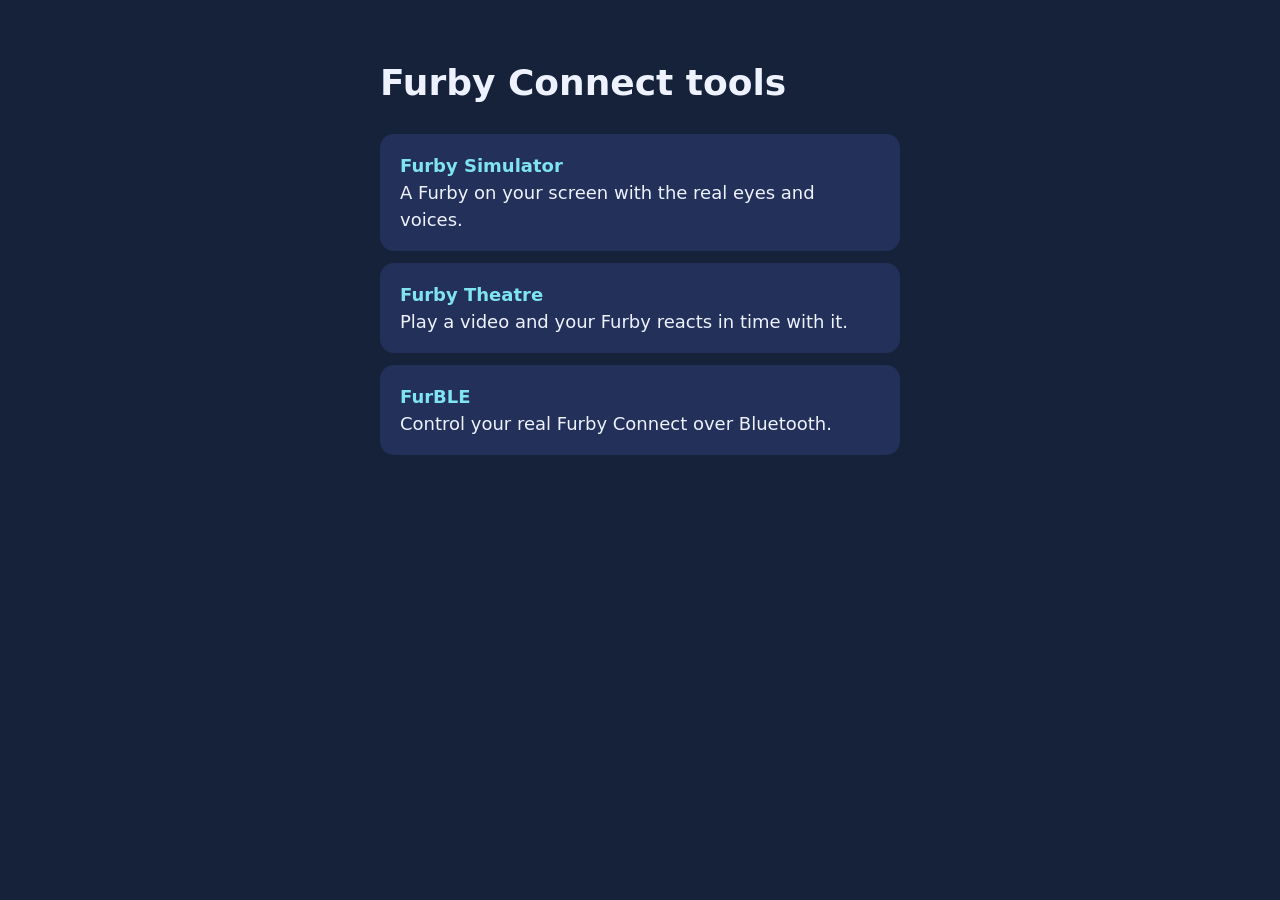
<file: index.html>
<!doctype html>
<html lang="en">
<head>
<meta charset="utf-8">
<meta name="viewport" content="width=device-width, initial-scale=1">
<title>Furby Connect tools</title>
<style>
  :root { --bg: #16213a; --fg: #eef2ff; --card: #22305a; --accent: #7fe3f0; }
  body { margin: 0; background: var(--bg); color: var(--fg); font: 18px/1.5 system-ui, sans-serif; }
  main { max-width: 520px; margin: 0 auto; padding: 32px 16px; }
  a { display: block; background: var(--card); color: var(--fg); text-decoration: none; padding: 18px 20px; border-radius: 14px; margin: 12px 0; }
  a b { color: var(--accent); }
</style>
</head>
<body>
<main>
  <h1>Furby Connect tools</h1>
  <a href="furby-sim/"><b>Furby Simulator</b><br>A Furby on your screen with the real eyes and voices.</a>
  <a href="theatre.html"><b>Furby Theatre</b><br>Play a video and your Furby reacts in time with it.</a>
  <a href="furble.html"><b>FurBLE</b><br>Control your real Furby Connect over Bluetooth.</a>
</main>
</body>
</html>
</file>
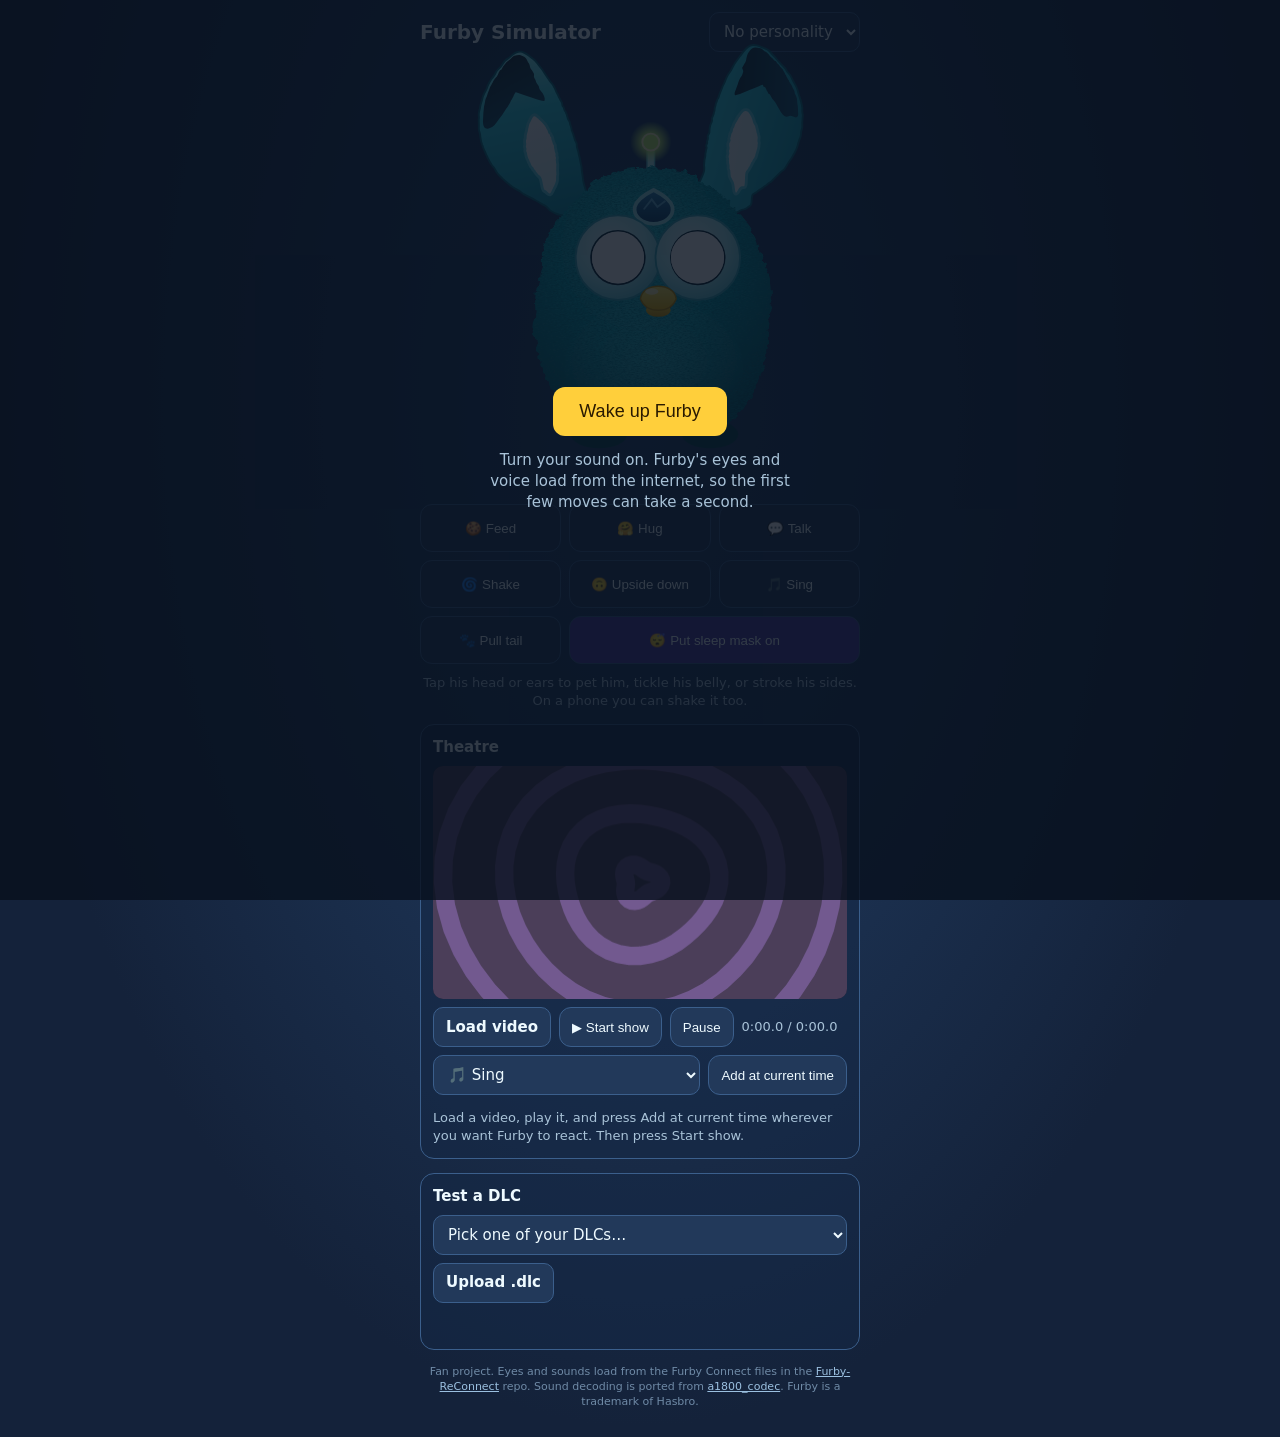
<file: furby-sim/index.html>
<!doctype html>
<html lang="en">
<head>
<meta charset="utf-8">
<meta name="viewport" content="width=device-width, initial-scale=1, viewport-fit=cover">
<title>Furby Simulator</title>
<meta name="theme-color" content="#14223a">
<style>
  :root {
    --bg: #14223a; --text: #eefaff; --muted: #a9c3d8;
    --accent: #ffcf3b; --btn: #22395a; --btn-hi: #2e4c76; --line: #3b5f8c;
  }
  * { box-sizing: border-box; -webkit-tap-highlight-color: transparent; }
  html, body { margin: 0; min-height: 100%; }
  body {
    background: radial-gradient(ellipse at 50% 28%, #24426a 0%, var(--bg) 70%);
    color: var(--text); font: 15px/1.4 system-ui, -apple-system, "Segoe UI", Roboto, sans-serif;
    display: flex; flex-direction: column; align-items: center;
    padding: 12px 16px calc(16px + env(safe-area-inset-bottom));
    overflow-x: hidden; user-select: none; -webkit-user-select: none; touch-action: manipulation;
  }
  header { width: 100%; max-width: 440px; display: flex; align-items: center; justify-content: space-between; gap: 10px; }
  h1 { font-size: 20px; margin: 0; }
  select {
    background: var(--btn); color: var(--text); border: 1px solid var(--line); border-radius: 10px;
    padding: 8px 10px; font: inherit; min-height: 40px; max-width: 100%;
  }
  #stage { position: relative; width: min(100%, 420px); aspect-ratio: 1; margin-top: 4px; }
  #furby { position: absolute; inset: 0; transform-origin: 50% 58%; transition: transform .6s cubic-bezier(.3,1.4,.5,1); }
  #furby.upside { transform: rotate(180deg); }
  #furby.shaking { animation: shake .12s linear infinite; }
  @keyframes shake { 0%{translate:-6px 0} 50%{translate:6px 2px} 100%{translate:-6px 0} }
  #bob { position: absolute; inset: 0; transform-origin: 52% 92%; }
  svg { position: absolute; inset: 0; width: 100%; height: 100%; overflow: visible; }
  .layer { position: absolute; inset: 0; width: 100%; height: 100%; pointer-events: none; -webkit-user-drag: none; }
  .eye { position: absolute; width: 12.53%; aspect-ratio: 1; border-radius: 50%; background: #fff; pointer-events: none; }
  #eyeL { left: 38.48%; top: 41.61%; }
  #eyeR { left: 57.49%; top: 41.61%; }
  .hit { fill: transparent; cursor: pointer; }
  #status { min-height: 22px; color: var(--muted); font-size: 14px; text-align: center; }
  .controls { width: 100%; max-width: 440px; display: grid; grid-template-columns: repeat(3, 1fr); gap: 8px; margin-top: 6px; }
  button {
    background: var(--btn); color: var(--text); border: 1px solid var(--line); border-radius: 12px;
    font: 600 14px/1.1 inherit; padding: 10px 6px; min-height: 48px; cursor: pointer;
  }
  button:active { background: var(--btn-hi); transform: scale(.97); }
  button.wide { grid-column: span 3; }
  button.mask { background: #4b3a9a; }
  button.mask.on { background: var(--accent); color: #2a1a00; border-color: #ffe28a; }
  .panel { width: 100%; max-width: 440px; margin-top: 14px; padding: 12px; border: 1px solid var(--line); border-radius: 14px; background: rgba(20,40,70,.5); }
  .panel h2 { font-size: 15px; margin: 0 0 8px; }
  .row { display: flex; gap: 8px; flex-wrap: wrap; align-items: center; }
  .row select { flex: 1 1 180px; }
  label.file { display: inline-flex; align-items: center; justify-content: center; min-height: 40px; padding: 0 12px; border-radius: 10px; background: var(--btn); border: 1px solid var(--line); font-weight: 600; cursor: pointer; }
  label.file input { display: none; }
  #dlcButtons { display: grid; grid-template-columns: repeat(auto-fill, minmax(120px, 1fr)); gap: 8px; margin-top: 10px; }
  #dlcButtons button { background: #6a3f9e; border-color: #8a5fc0; }
  #dlcInfo { color: var(--muted); font-size: 13px; margin-top: 6px; min-height: 18px; }
  .hint { color: var(--muted); font-size: 13px; text-align: center; margin: 10px 0 0; max-width: 440px; }
  #start {
    position: fixed; inset: 0; background: rgba(8,16,30,.82); display: flex; flex-direction: column;
    align-items: center; justify-content: center; gap: 14px; z-index: 10; padding: 16px; text-align: center;
  }
  #start button { background: var(--accent); color: #2a1a00; font-size: 18px; padding: 14px 26px; border: 0; }
  #start p { color: var(--muted); max-width: 320px; margin: 0; }
  .credit { color: #6f8aa6; font-size: 11px; text-align: center; margin-top: 14px; max-width: 440px; }
  .credit a { color: #9bc0e0; }
  #ripple { position: absolute; width: 60px; height: 60px; margin: -30px; border-radius: 50%; border: 3px solid #fff; opacity: 0; pointer-events: none; }
  #ripple.go { animation: ripple .45s ease-out; }
  @keyframes ripple { from { opacity: .8; transform: scale(.3); } to { opacity: 0; transform: scale(1.4); } }
</style>
</head>
<body>
<header>
  <h1>Furby Simulator</h1>
  <select id="pers" aria-label="Personality">
    <option value="Base">No personality</option>
    <option>Cat</option><option>DJ</option><option>Ninja</option>
    <option>Pirate</option><option>PopStar</option><option>Princess</option>
  </select>
</header>

<div id="stage">
  <div id="furby"><div id="bob">
    <svg viewBox="0 0 447 447" style="pointer-events:none" aria-label="Furby">
      <defs>
        <filter id="fluff" x="-8%" y="-8%" width="116%" height="116%">
          <feTurbulence type="fractalNoise" baseFrequency="0.13" numOctaves="2" seed="7" result="n"/>
          <feDisplacementMap in="SourceGraphic" in2="n" scale="9" xChannelSelector="R" yChannelSelector="G"/>
        </filter>
        <filter id="furTex" x="-5%" y="-5%" width="110%" height="110%">
          <feTurbulence type="fractalNoise" baseFrequency="0.35 1.1" numOctaves="3" seed="4" result="t"/>
          <feColorMatrix in="t" type="matrix" values="0 0 0 0 0  0 0 0 0 .2  0 0 0 0 .25  0 0 0 -1.6 1.05" result="dark"/>
          <feComposite in="dark" in2="SourceGraphic" operator="in" result="strands"/>
          <feMerge><feMergeNode in="SourceGraphic"/><feMergeNode in="strands"/></feMerge>
        </filter>
        <radialGradient id="furG" cx="45%" cy="30%" r="75%">
          <stop offset="0%" stop-color="#2fd0d8"/><stop offset="45%" stop-color="#11a7b4"/><stop offset="100%" stop-color="#05606e"/>
        </radialGradient>
        <radialGradient id="bellyG" cx="50%" cy="45%" r="55%">
          <stop offset="0%" stop-color="#3fd6dd" stop-opacity=".55"/><stop offset="100%" stop-color="#3fd6dd" stop-opacity="0"/>
        </radialGradient>
        <linearGradient id="earOut" x1="0" y1="0" x2="1" y2="1">
          <stop offset="0%" stop-color="#9ffbff"/><stop offset="35%" stop-color="#2fd6e6"/><stop offset="100%" stop-color="#0b8ea3"/>
        </linearGradient>
        <linearGradient id="earDark" x1="0" y1="0" x2="1" y2="1">
          <stop offset="0%" stop-color="#05121c"/><stop offset="100%" stop-color="#1b4f6e"/>
        </linearGradient>
        <linearGradient id="earIn" x1="0" y1="0" x2="1" y2="1">
          <stop offset="0%" stop-color="#ffffff"/><stop offset="100%" stop-color="#d6f7fb"/>
        </linearGradient>
        <radialGradient id="ringG" cx="42%" cy="35%" r="70%">
          <stop offset="0%" stop-color="#e9feff"/><stop offset="60%" stop-color="#a8eef4"/><stop offset="100%" stop-color="#62c9d6"/>
        </radialGradient>
        <linearGradient id="beakG" x1="0" y1="0" x2="0" y2="1">
          <stop offset="0%" stop-color="#ffe95a"/><stop offset="100%" stop-color="#f0b400"/>
        </linearGradient>
        <linearGradient id="jawG" x1="0" y1="0" x2="0" y2="1"><stop offset="0%" stop-color="#ffd21f"/><stop offset="100%" stop-color="#d79a00"/></linearGradient>
        <linearGradient id="badgeG" x1="0" y1="0" x2="0" y2="1"><stop offset="0%" stop-color="#2a86b8"/><stop offset="100%" stop-color="#0b3e66"/></linearGradient>
        <radialGradient id="ball"><stop offset="0%" stop-color="#fff"/><stop offset="45%" stop-color="var(--ant, #ffe45c)"/><stop offset="100%" stop-color="var(--ant, #ffe45c)" stop-opacity="0"/></radialGradient>
      </defs>
      <!-- ears: glossy plastic, traced from the photo -->
      <g id="earL" style="transform-origin:150px 150px">
        <path d="M124.7 94.3 Q125.5 95.0 126.7 95.7 Q128.0 96.5 128.4 97.3 Q128.9 98.0 129.3 98.9 Q129.7 99.7 130.8 100.7 Q131.9 101.7 132.9 102.8 Q134.0 103.9 135.0 105.1 Q136.0 106.3 137.4 107.8 Q138.7 109.2 139.8 110.7 Q140.9 112.2 142.8 114.2 Q144.7 116.2 145.7 118.1 Q146.8 119.9 148.9 122.5 Q150.9 125.1 152.8 127.9 Q154.7 130.6 161.8 137.2 Q168.9 143.8 168.7 146.1 Q168.6 148.5 167.8 150.4 Q166.9 152.4 165.8 154.1 Q164.7 155.9 163.3 157.4 Q161.9 158.9 160.4 160.4 Q158.9 161.9 157.9 163.8 Q156.8 165.8 155.4 167.3 Q153.9 168.9 152.2 170.2 Q150.5 171.5 148.4 172.0 Q146.2 172.6 143.8 172.7 Q141.4 172.7 139.2 172.8 Q136.9 172.9 134.2 171.8 Q131.4 170.7 129.4 170.8 Q127.4 170.9 125.4 170.8 Q123.5 170.8 121.5 170.7 Q119.6 170.6 117.7 170.6 Q115.9 170.7 114.1 170.6 Q112.2 170.6 110.5 170.7 Q108.7 170.8 107.0 170.8 Q105.3 170.8 103.5 170.8 Q101.8 170.7 100.1 170.3 Q98.4 169.9 96.7 170.0 Q95.0 170.0 93.3 170.0 Q91.6 169.9 90.0 169.8 Q88.3 169.7 86.6 169.3 Q85.0 168.8 83.3 168.6 Q81.7 168.3 80.1 168.0 Q78.4 167.6 76.8 167.2 Q75.2 166.8 73.6 166.3 Q72.0 165.9 70.4 165.3 Q68.8 164.7 67.4 163.9 Q65.9 163.0 64.5 162.1 Q63.1 161.2 61.5 160.7 Q59.9 160.2 58.5 159.3 Q57.0 158.5 55.6 157.6 Q54.2 156.8 52.9 155.8 Q51.5 154.9 50.2 153.9 Q48.9 152.9 47.6 151.8 Q46.3 150.7 44.9 149.8 Q43.5 148.8 42.3 147.7 Q41.2 146.5 39.8 145.4 Q38.5 144.3 37.4 143.1 Q36.4 141.8 35.3 140.4 Q34.3 139.1 33.4 137.7 Q32.4 136.3 31.1 135.1 Q29.8 134.0 28.9 132.5 Q28.1 131.0 27.3 129.5 Q26.5 128.0 25.6 126.5 Q24.7 125.1 24.0 123.5 Q23.4 121.9 22.3 120.4 Q21.3 118.9 20.8 117.3 Q20.3 115.6 19.9 113.9 Q19.4 112.2 18.8 110.6 Q18.3 108.9 18.0 107.2 Q17.7 105.5 17.3 103.8 Q16.8 102.0 16.4 100.3 Q16.1 98.5 16.0 96.8 Q16.0 95.0 16.0 93.2 Q16.1 91.5 15.7 89.6 Q15.3 87.8 15.3 86.0 Q15.2 84.2 15.3 82.4 Q15.3 80.5 15.7 78.8 Q16.0 77.0 16.2 75.1 Q16.4 73.3 16.2 71.3 Q16.1 69.4 16.7 67.6 Q17.3 65.8 17.8 64.0 Q18.2 62.2 18.3 60.2 Q18.4 58.1 18.8 56.2 Q19.3 54.2 20.2 52.6 Q21.2 50.9 21.8 49.0 Q22.4 47.1 23.3 45.3 Q24.2 43.6 25.4 42.0 Q26.6 40.4 28.4 39.4 Q30.2 38.4 33.0 38.4 Q35.7 38.3 38.8 38.8 Q41.8 39.3 44.4 39.7 Q47.0 40.0 50.3 41.5 Q53.5 43.0 56.2 44.1 Q58.9 45.2 61.5 46.8 Q64.1 48.3 66.2 49.3 Q68.3 50.4 70.2 51.3 Q72.0 52.3 73.4 52.7 Q74.8 53.1 76.4 54.1 Q77.9 55.0 79.3 56.0 Q80.8 57.1 82.1 58.2 Q83.4 59.3 84.4 59.8 Q85.4 60.3 86.5 61.3 Q87.5 62.3 88.4 62.7 Q89.2 63.0 90.0 63.7 Q90.8 64.3 91.6 64.7 Q92.3 65.1 93.0 65.6 Q93.7 66.0 94.3 67.0 Q95.0 68.0 95.6 68.5 Q96.2 69.0 96.7 69.1 Q97.3 69.1 97.8 69.7 Q98.4 70.2 98.8 70.8 Q99.3 71.4 99.8 71.7 Q100.2 72.1 100.7 72.2 Q101.3 72.3 101.7 72.7 Q102.1 73.1 102.5 73.5 Q102.9 73.9 103.4 74.1 Q103.8 74.3 104.2 74.7 Q104.5 75.2 104.9 75.6 Q105.2 76.1 105.6 76.3 Q106.0 76.5 106.3 77.0 Q106.6 77.5 107.0 77.7 Q107.3 78.0 107.7 78.3 Q108.1 78.6 108.5 78.9 Q108.8 79.2 109.3 79.3 Q109.9 79.5 110.2 79.8 Q110.5 80.1 110.9 80.5 Q111.2 80.9 111.5 81.2 Q111.8 81.6 112.1 82.0 Q112.4 82.4 112.9 82.6 Q113.4 82.9 113.6 83.3 Q113.9 83.7 114.3 84.0 Q114.8 84.3 115.0 84.8 Q115.3 85.2 115.7 85.6 Q116.1 86.0 116.3 86.4 Q116.5 86.9 117.2 87.3 Q117.8 87.6 118.2 88.0 Q118.6 88.5 119.2 88.9 Q119.9 89.3 120.2 89.8 Q120.6 90.4 121.2 90.9 Q121.8 91.4 122.3 91.9 Q122.9 92.5 123.4 93.1 Q124.0 93.7 124.7 94.3Z" fill="url(#earOut)" stroke="#0a6f80" stroke-width="2"/>
        <path d="M44.8 79.8 Q44.8 80.2 44.8 80.5 Q44.8 80.9 44.7 81.2 Q44.7 81.6 44.6 81.9 Q44.6 82.3 44.7 82.7 Q44.9 83.1 44.8 83.4 Q44.6 83.8 44.7 84.2 Q44.8 84.7 44.9 85.1 Q44.9 85.6 44.9 86.1 Q45.0 86.5 44.9 87.0 Q44.9 87.5 44.8 88.0 Q44.7 88.5 44.8 89.2 Q44.8 89.9 44.8 90.6 Q44.8 91.3 44.9 92.3 Q44.9 93.2 44.9 94.1 Q44.8 95.1 44.8 96.3 Q44.8 97.5 44.6 98.7 Q44.4 100.0 44.2 101.4 Q44.0 102.9 43.9 105.6 Q43.9 108.2 43.4 110.5 Q42.9 112.7 42.5 117.1 Q42.1 121.5 40.8 123.7 Q39.6 125.9 38.0 127.3 Q36.5 128.7 34.8 128.7 Q33.1 128.7 31.6 127.0 Q30.0 125.4 28.8 123.0 Q27.7 120.6 26.7 118.6 Q25.7 116.6 24.9 114.8 Q24.1 113.0 23.5 111.4 Q22.8 109.9 22.3 108.3 Q21.8 106.7 21.4 105.3 Q21.0 104.0 20.6 102.9 Q20.2 101.7 20.1 100.4 Q20.0 99.1 19.9 98.0 Q19.7 96.9 19.5 96.0 Q19.3 95.1 19.2 94.2 Q19.1 93.4 19.0 92.5 Q19.0 91.6 18.8 90.9 Q18.7 90.3 18.6 89.6 Q18.4 88.9 18.4 88.2 Q18.3 87.5 18.3 86.8 Q18.3 86.2 18.4 85.5 Q18.4 84.9 18.3 84.3 Q18.2 83.7 18.3 83.1 Q18.4 82.5 18.4 81.9 Q18.3 81.3 18.3 80.8 Q18.3 80.2 18.3 79.6 Q18.3 79.0 18.4 78.5 Q18.4 77.9 18.5 77.3 Q18.6 76.8 18.8 76.2 Q18.9 75.6 19.1 75.1 Q19.3 74.5 19.3 73.9 Q19.2 73.3 19.3 72.6 Q19.3 72.0 19.2 71.2 Q19.1 70.4 19.0 69.6 Q19.0 68.7 19.0 67.9 Q19.1 67.0 19.6 66.5 Q20.0 65.9 20.0 64.9 Q20.1 63.8 20.0 62.6 Q20.0 61.3 20.3 60.2 Q20.5 59.0 20.8 57.7 Q21.0 56.4 21.5 55.2 Q22.1 54.1 22.6 52.8 Q23.2 51.4 23.6 49.4 Q24.1 47.4 25.1 46.3 Q26.1 45.3 27.2 44.3 Q28.3 43.3 29.5 42.8 Q30.8 42.4 32.1 42.3 Q33.5 42.2 34.8 42.2 Q36.1 42.2 37.4 42.8 Q38.6 43.4 39.8 44.3 Q40.9 45.2 42.1 45.7 Q43.2 46.2 44.2 47.3 Q45.1 48.3 46.0 49.2 Q47.0 50.1 48.0 50.5 Q49.0 51.0 50.0 51.5 Q51.0 52.0 52.0 52.6 Q53.0 53.2 53.4 54.5 Q53.9 55.8 54.7 56.5 Q55.5 57.1 56.5 57.7 Q57.4 58.3 58.2 59.1 Q58.9 59.9 60.0 60.5 Q61.1 61.1 62.3 61.6 Q63.6 62.2 64.2 63.2 Q64.8 64.2 66.2 64.9 Q67.7 65.5 69.3 66.3 Q71.0 67.0 72.3 68.0 Q73.7 69.0 74.8 70.2 Q75.9 71.5 76.1 72.9 Q76.4 74.3 60.6 76.9 Q44.8 79.5 44.8 79.8Z" fill="url(#earDark)" opacity=".9"/>
        <path d="M118.2 122.1 Q118.7 122.8 119.2 123.5 Q119.6 124.2 120.3 125.0 Q121.0 125.8 121.3 126.6 Q121.7 127.5 122.2 128.4 Q122.8 129.4 123.2 130.4 Q123.7 131.5 124.7 132.9 Q125.7 134.4 126.2 135.7 Q126.6 137.1 127.8 139.1 Q129.0 141.1 129.3 142.8 Q129.6 144.5 129.8 146.3 Q130.0 148.2 129.9 150.1 Q129.9 152.0 130.2 154.5 Q130.5 157.0 129.2 158.0 Q128.0 159.0 125.6 158.3 Q123.2 157.6 121.6 157.7 Q119.9 157.8 116.0 152.9 Q112.0 147.9 110.7 147.4 Q109.4 146.9 108.4 146.7 Q107.4 146.6 106.4 146.1 Q105.4 145.6 104.5 145.3 Q103.6 144.9 102.7 144.3 Q101.9 143.7 101.2 143.7 Q100.4 143.8 99.7 143.0 Q99.0 142.3 98.3 142.2 Q97.7 142.2 97.0 141.8 Q96.4 141.5 95.8 141.1 Q95.2 140.7 94.7 140.3 Q94.1 139.9 93.6 139.4 Q93.1 139.0 92.6 138.8 Q92.0 138.5 91.6 138.0 Q91.2 137.5 90.7 137.2 Q90.2 136.9 89.7 136.5 Q89.2 136.2 88.8 135.8 Q88.3 135.4 87.9 135.0 Q87.5 134.6 87.1 134.1 Q86.7 133.7 86.3 133.2 Q85.9 132.8 85.6 132.3 Q85.3 131.8 84.8 131.4 Q84.2 131.0 83.7 130.5 Q83.3 130.1 83.0 129.5 Q82.8 128.9 82.6 128.3 Q82.4 127.7 81.8 127.2 Q81.1 126.7 80.7 126.1 Q80.4 125.5 80.3 124.8 Q80.2 124.1 79.7 123.5 Q79.2 122.8 78.7 122.0 Q78.2 121.3 77.8 120.5 Q77.4 119.6 77.3 118.8 Q77.2 118.0 76.7 117.0 Q76.1 116.0 75.7 115.0 Q75.3 113.9 75.1 112.8 Q75.0 111.8 74.6 110.5 Q74.1 109.2 73.7 107.8 Q73.4 106.3 72.8 104.6 Q72.2 102.8 72.2 101.2 Q72.1 99.6 72.1 97.8 Q72.0 96.0 72.1 94.2 Q72.3 92.3 73.4 91.4 Q74.5 90.5 76.4 90.9 Q78.4 91.3 80.2 91.7 Q81.9 92.0 83.6 92.6 Q85.2 93.1 86.7 93.6 Q88.1 94.0 89.4 94.6 Q90.7 95.2 92.0 96.1 Q93.3 97.1 94.3 97.6 Q95.4 98.2 96.3 99.3 Q97.3 100.4 98.1 100.3 Q98.9 100.3 99.7 101.3 Q100.4 102.3 101.1 102.3 Q101.8 102.4 102.4 103.2 Q103.0 104.1 103.5 104.7 Q104.1 105.3 104.6 105.7 Q105.1 106.1 105.6 106.6 Q106.1 107.0 106.5 107.5 Q106.9 107.9 107.4 108.2 Q107.9 108.5 108.4 108.8 Q108.9 109.1 109.2 109.6 Q109.5 110.2 109.8 110.7 Q110.1 111.3 110.5 111.6 Q110.8 112.0 111.2 112.4 Q111.6 112.8 111.9 113.2 Q112.2 113.7 112.5 114.1 Q112.8 114.6 113.3 114.9 Q113.8 115.3 114.3 115.7 Q114.8 116.1 115.0 116.6 Q115.2 117.1 115.4 117.7 Q115.6 118.2 116.2 118.7 Q116.8 119.1 117.2 119.7 Q117.5 120.3 117.6 120.9 Q117.7 121.5 118.2 122.1Z" fill="url(#earIn)" stroke="#5fd9e8" stroke-width="3"/>
      </g>
      <g id="earR" style="transform-origin:312px 148px">
        <path d="M434.5 90.1 Q434.0 92.0 433.7 93.8 Q433.4 95.7 433.0 97.5 Q432.7 99.3 432.2 101.0 Q431.8 102.8 431.2 104.5 Q430.7 106.3 429.6 107.9 Q428.5 109.5 428.1 111.2 Q427.7 112.9 426.7 114.4 Q425.7 115.9 424.7 117.4 Q423.6 118.9 422.8 120.4 Q421.9 121.9 421.2 123.4 Q420.5 125.0 419.0 126.1 Q417.6 127.3 416.8 128.8 Q416.0 130.2 414.9 131.5 Q413.8 132.8 412.4 133.8 Q411.1 134.9 409.9 136.1 Q408.7 137.2 407.6 138.5 Q406.6 139.7 405.3 140.7 Q404.0 141.8 402.7 142.7 Q401.4 143.7 400.1 144.6 Q398.7 145.5 397.3 146.3 Q396.0 147.1 394.6 147.9 Q393.1 148.6 391.7 149.3 Q390.3 150.0 389.0 150.8 Q387.6 151.7 386.3 152.4 Q384.9 153.2 383.5 153.9 Q382.2 154.6 380.5 154.8 Q378.9 155.0 377.4 155.3 Q375.9 155.7 374.5 156.2 Q373.0 156.7 371.6 157.1 Q370.1 157.5 368.6 157.9 Q367.1 158.3 365.7 158.8 Q364.2 159.4 362.7 159.4 Q361.1 159.4 359.6 159.8 Q358.1 160.2 356.6 160.3 Q355.1 160.4 353.5 160.7 Q352.0 161.0 350.5 161.0 Q348.9 160.9 347.3 161.3 Q345.7 161.7 344.1 161.8 Q342.5 161.9 340.9 161.9 Q339.3 161.9 336.6 166.4 Q334.0 171.0 332.0 171.2 Q330.1 171.5 328.0 171.7 Q326.0 171.9 324.3 171.3 Q322.5 170.6 320.4 170.6 Q318.4 170.6 316.2 170.7 Q314.0 170.8 311.8 170.8 Q309.6 170.8 307.6 170.3 Q305.6 169.7 303.9 168.6 Q302.1 167.5 300.6 166.2 Q299.1 164.8 297.6 163.4 Q296.2 162.0 295.1 160.1 Q294.1 158.3 292.6 156.9 Q291.2 155.6 289.8 154.2 Q288.4 152.8 287.3 151.2 Q286.1 149.6 285.6 147.4 Q285.2 145.3 285.2 142.9 Q285.3 140.5 284.8 138.6 Q284.4 136.6 284.3 134.6 Q284.2 132.5 294.8 124.8 Q305.3 117.1 306.8 115.1 Q308.3 113.0 308.8 111.7 Q309.2 110.3 310.3 108.8 Q311.3 107.3 312.1 106.0 Q313.0 104.7 314.2 103.4 Q315.4 102.1 315.9 101.1 Q316.4 100.1 317.2 99.1 Q318.1 98.2 318.7 97.3 Q319.3 96.4 320.2 95.6 Q321.1 94.8 321.1 94.1 Q321.0 93.4 321.5 92.7 Q322.0 92.0 323.0 91.4 Q324.0 90.7 324.1 90.1 Q324.1 89.5 324.7 88.9 Q325.2 88.4 325.8 87.9 Q326.4 87.4 326.8 86.8 Q327.1 86.3 327.3 85.8 Q327.4 85.2 327.8 84.7 Q328.2 84.3 328.6 83.8 Q329.1 83.4 329.7 83.1 Q330.4 82.8 330.8 82.4 Q331.3 82.0 331.5 81.6 Q331.7 81.1 332.0 80.7 Q332.3 80.2 332.5 79.8 Q332.8 79.3 333.1 78.9 Q333.4 78.5 333.7 78.1 Q334.0 77.7 334.3 77.3 Q334.7 76.9 335.0 76.5 Q335.4 76.1 335.7 75.7 Q336.1 75.4 336.5 75.0 Q336.9 74.7 337.3 74.3 Q337.7 74.0 338.1 73.7 Q338.5 73.4 338.9 73.1 Q339.3 72.8 339.6 72.3 Q339.9 71.8 340.2 71.1 Q340.4 70.4 340.8 70.0 Q341.2 69.5 341.7 69.2 Q342.2 69.0 342.6 68.6 Q343.0 68.1 343.5 67.7 Q344.0 67.3 344.5 66.9 Q345.0 66.5 345.4 65.8 Q345.9 65.2 346.4 64.8 Q347.0 64.4 347.5 63.6 Q348.0 62.8 348.6 61.9 Q349.2 61.1 349.9 60.6 Q350.6 60.0 351.3 59.0 Q352.0 58.0 352.8 57.5 Q353.6 57.0 354.4 56.1 Q355.3 55.1 356.2 54.7 Q357.1 54.3 358.2 53.2 Q359.2 52.2 360.4 51.1 Q361.6 50.1 362.8 49.1 Q364.1 48.1 365.6 46.8 Q367.1 45.4 368.7 44.4 Q370.3 43.3 372.2 41.7 Q374.2 40.0 376.3 38.5 Q378.5 37.0 380.5 36.1 Q382.6 35.2 385.5 33.1 Q388.4 31.1 391.3 29.6 Q394.1 28.2 397.3 26.7 Q400.5 25.3 404.1 23.6 Q407.8 22.0 410.8 21.6 Q413.8 21.2 415.9 22.1 Q418.0 23.0 419.5 24.5 Q421.0 26.0 422.5 27.6 Q423.9 29.2 425.3 30.8 Q426.7 32.5 427.8 34.3 Q428.9 36.2 429.2 38.5 Q429.6 40.8 430.3 42.8 Q431.0 44.8 431.3 47.0 Q431.7 49.1 432.2 51.1 Q432.6 53.2 433.2 55.1 Q433.8 57.0 434.3 59.0 Q434.9 60.9 434.8 63.0 Q434.7 65.1 435.3 67.0 Q435.9 68.9 435.9 70.9 Q435.8 72.9 435.7 74.8 Q435.6 76.8 435.7 78.7 Q435.7 80.7 435.7 82.6 Q435.7 84.5 435.3 86.4 Q434.9 88.3 434.5 90.1Z" fill="url(#earOut)" stroke="#0a6f80" stroke-width="2"/>
        <path d="M431.8 63.4 Q431.8 64.0 431.8 64.6 Q431.8 65.2 431.7 65.9 Q431.7 66.5 431.8 67.1 Q431.9 67.8 431.8 68.4 Q431.6 69.0 431.7 69.7 Q431.7 70.4 431.7 71.1 Q431.7 71.8 431.8 72.6 Q432.0 73.4 431.9 74.2 Q431.7 74.9 431.7 75.8 Q431.7 76.7 431.8 77.7 Q431.9 78.8 432.0 79.9 Q432.0 81.0 431.8 82.2 Q431.7 83.3 431.8 84.9 Q431.9 86.5 431.4 87.5 Q430.8 88.5 430.8 90.5 Q430.8 92.6 430.4 94.3 Q429.9 95.9 429.1 97.4 Q428.4 98.8 427.7 100.9 Q427.0 103.0 426.0 104.9 Q425.0 106.7 423.9 109.3 Q422.8 111.8 421.1 112.0 Q419.4 112.3 417.6 109.6 Q415.8 107.0 414.3 107.0 Q412.8 107.0 411.4 106.4 Q409.9 105.8 409.0 102.6 Q408.1 99.5 408.2 93.6 Q408.4 87.8 408.0 86.4 Q407.5 84.9 407.3 83.5 Q407.0 82.1 407.1 80.5 Q407.1 78.9 407.1 77.7 Q407.1 76.6 406.7 76.3 Q406.2 76.0 406.1 75.4 Q406.0 74.7 406.2 73.8 Q406.3 72.9 406.2 72.5 Q406.1 72.0 406.2 71.4 Q406.3 70.8 406.3 70.3 Q406.2 69.9 406.3 69.5 Q406.3 69.1 406.3 68.7 Q406.4 68.3 406.2 68.0 Q406.1 67.7 406.0 67.4 Q405.9 67.1 405.5 66.9 Q405.2 66.6 405.1 66.3 Q405.0 66.0 405.2 65.6 Q405.4 65.3 405.4 65.0 Q405.4 64.7 405.3 64.3 Q405.3 64.0 389.6 62.6 Q373.9 61.2 374.1 59.8 Q374.2 58.4 375.4 57.2 Q376.7 56.0 378.0 55.0 Q379.2 54.0 380.3 53.0 Q381.4 52.1 382.4 51.1 Q383.3 50.2 384.2 49.4 Q385.2 48.5 386.2 47.8 Q387.2 47.1 388.2 46.4 Q389.2 45.8 390.3 45.3 Q391.3 44.7 392.0 44.0 Q392.7 43.2 393.5 42.5 Q394.3 41.7 394.3 40.1 Q394.3 38.4 395.2 37.7 Q396.2 37.1 397.1 36.5 Q398.1 35.9 399.1 35.3 Q400.1 34.8 401.0 34.1 Q402.0 33.4 402.8 32.3 Q403.7 31.2 404.6 30.2 Q405.6 29.1 406.7 28.1 Q407.8 27.1 409.1 26.7 Q410.4 26.2 411.7 25.6 Q413.0 25.0 414.3 25.0 Q415.7 25.0 417.0 25.6 Q418.3 26.2 419.5 27.2 Q420.7 28.1 421.7 29.1 Q422.8 30.1 423.4 32.1 Q424.1 34.1 424.8 35.1 Q425.6 36.2 426.0 37.8 Q426.4 39.3 426.6 40.8 Q426.8 42.4 427.3 43.3 Q427.8 44.1 428.0 45.2 Q428.2 46.3 428.4 47.2 Q428.7 48.0 429.3 48.6 Q429.8 49.1 429.7 50.1 Q429.7 51.2 429.9 51.9 Q430.1 52.6 430.3 53.3 Q430.4 54.0 430.6 54.6 Q430.7 55.3 430.7 56.0 Q430.8 56.7 431.0 57.3 Q431.2 57.9 431.4 58.5 Q431.6 59.1 431.8 59.7 Q431.9 60.3 431.8 60.9 Q431.7 61.6 431.7 62.2 Q431.8 62.8 431.8 63.4Z" fill="url(#earDark)" opacity=".9"/>
        <path d="M375.1 112.1 Q374.6 112.8 374.1 113.5 Q373.6 114.2 373.2 114.9 Q372.9 115.5 372.8 116.2 Q372.7 116.9 372.3 117.5 Q371.9 118.1 371.4 118.6 Q371.0 119.2 370.7 119.8 Q370.5 120.4 370.0 120.8 Q369.5 121.3 369.2 121.8 Q368.9 122.4 368.3 122.7 Q367.8 123.1 367.4 123.6 Q367.0 124.1 366.6 124.5 Q366.2 125.0 365.7 125.4 Q365.3 125.8 364.8 126.2 Q364.4 126.6 364.0 127.2 Q363.7 127.8 363.1 128.1 Q362.6 128.4 362.2 128.9 Q361.7 129.5 361.1 129.7 Q360.5 130.0 359.9 130.2 Q359.3 130.4 358.8 130.8 Q358.2 131.3 357.6 131.7 Q357.0 132.0 356.3 132.4 Q355.7 132.7 355.0 133.3 Q354.3 133.8 353.6 134.3 Q352.8 134.8 352.0 135.3 Q351.2 135.7 350.3 136.3 Q349.3 137.0 348.4 137.3 Q347.4 137.6 346.3 138.3 Q345.1 139.0 341.5 145.4 Q337.9 151.8 336.4 151.4 Q335.0 151.0 333.7 150.3 Q332.4 149.6 329.1 151.8 Q325.9 153.9 324.5 152.9 Q323.1 151.8 325.1 147.0 Q327.2 142.2 327.3 140.2 Q327.3 138.2 327.3 136.6 Q327.2 135.0 327.6 133.2 Q328.1 131.3 329.2 129.4 Q330.3 127.4 330.2 126.3 Q330.2 125.3 331.2 123.8 Q332.1 122.4 332.3 121.5 Q332.5 120.5 332.9 119.6 Q333.4 118.6 333.7 117.8 Q334.0 117.0 334.7 116.2 Q335.3 115.4 335.2 114.8 Q335.1 114.1 335.6 113.5 Q336.1 112.8 336.6 112.3 Q337.1 111.7 337.7 111.2 Q338.3 110.7 338.3 110.1 Q338.4 109.6 338.6 109.1 Q338.7 108.6 339.1 108.1 Q339.5 107.7 339.9 107.3 Q340.4 106.9 340.6 106.5 Q340.8 106.0 341.1 105.6 Q341.3 105.1 341.4 104.6 Q341.5 104.0 341.8 103.6 Q342.1 103.2 342.3 102.6 Q342.5 102.1 342.8 101.7 Q343.2 101.3 343.6 101.0 Q344.1 100.6 344.5 100.3 Q344.9 100.0 345.4 99.7 Q345.9 99.4 346.0 98.5 Q346.1 97.6 346.6 97.1 Q347.0 96.6 347.5 96.2 Q348.0 95.7 348.5 95.1 Q349.0 94.4 349.6 93.8 Q350.1 93.1 350.8 92.8 Q351.5 92.4 352.2 91.9 Q352.8 91.3 353.6 90.3 Q354.4 89.3 355.3 88.9 Q356.2 88.5 357.2 87.4 Q358.3 86.2 359.4 85.7 Q360.5 85.2 361.8 84.3 Q363.2 83.3 364.8 82.3 Q366.3 81.3 368.0 80.7 Q369.6 80.0 371.6 79.1 Q373.6 78.2 375.1 78.5 Q376.5 78.8 377.7 79.7 Q378.8 80.5 379.3 82.2 Q379.7 83.8 379.8 85.7 Q379.9 87.5 379.8 89.2 Q379.6 91.0 379.2 92.8 Q378.7 94.6 378.6 95.9 Q378.6 97.2 378.7 98.3 Q378.8 99.5 378.3 100.8 Q377.8 102.1 377.7 103.1 Q377.6 104.1 377.1 105.2 Q376.7 106.2 376.6 107.1 Q376.6 107.9 376.2 108.8 Q375.9 109.7 375.7 110.5 Q375.5 111.3 375.1 112.1Z" fill="url(#earIn)" stroke="#5fd9e8" stroke-width="3"/>
      </g>
      <!-- antenna -->
      <rect x="231" y="96" width="8" height="30" rx="4" fill="#b8f3f7" stroke="#5fc6d2" stroke-width="1.5"/>
      <circle cx="235" cy="91" r="22" fill="url(#ball)" opacity=".85"/>
      <circle cx="235" cy="91" r="9" fill="var(--ant, #ffe45c)" stroke="#fff7b8" stroke-width="2"/>
      <!-- feet -->
      <ellipse cx="180" cy="402" rx="30" ry="15" fill="#0a4651"/>
      <ellipse cx="298" cy="402" rx="30" ry="15" fill="#0a4651"/>
      <!-- body, traced from the photo -->
      <g filter="url(#furTex)">
        <path d="M363.2 259.5 Q362.5 262.0 362.5 264.5 Q362.4 267.0 362.3 269.5 Q362.1 272.0 361.9 274.5 Q361.6 277.0 361.5 279.5 Q361.4 282.0 361.2 284.5 Q361.0 287.1 360.5 289.5 Q359.9 292.0 359.8 294.6 Q359.6 297.2 359.6 299.8 Q359.6 302.5 359.7 305.3 Q359.8 308.0 359.3 310.7 Q358.8 313.3 358.9 316.2 Q359.0 319.1 358.5 321.9 Q358.0 324.7 356.9 327.2 Q355.8 329.7 354.9 332.3 Q353.9 334.9 352.5 337.2 Q351.0 339.5 349.8 342.0 Q348.7 344.6 347.8 347.4 Q346.9 350.2 346.3 353.4 Q345.6 356.5 344.3 359.1 Q342.9 361.8 340.9 363.9 Q338.9 365.9 336.9 367.9 Q334.8 369.9 333.3 372.6 Q331.8 375.3 330.3 378.1 Q328.8 381.0 326.6 383.0 Q324.3 385.0 321.9 386.7 Q319.4 388.4 316.9 390.0 Q314.4 391.6 311.0 391.6 Q307.6 391.6 304.3 391.6 Q301.1 391.6 298.0 391.8 Q294.9 391.9 291.8 391.8 Q288.8 391.8 285.9 391.9 Q282.9 391.9 280.1 391.9 Q277.2 391.8 274.4 391.9 Q271.6 391.9 268.9 391.9 Q266.2 391.8 263.5 391.9 Q260.8 392.0 258.2 391.9 Q255.6 391.9 253.0 391.7 Q250.3 391.6 247.8 391.6 Q245.2 391.6 242.7 391.7 Q240.1 391.9 237.6 391.9 Q235.0 392.0 232.4 391.9 Q229.9 391.9 227.3 391.7 Q224.8 391.6 222.2 391.6 Q219.7 391.6 217.0 391.7 Q214.4 391.9 211.8 391.9 Q209.2 392.0 206.5 391.9 Q203.8 391.8 201.1 391.9 Q198.4 391.9 195.6 391.9 Q192.8 391.8 189.9 391.9 Q187.1 391.9 184.1 391.9 Q181.2 391.8 178.2 391.8 Q175.1 391.9 172.0 391.8 Q168.9 391.6 165.7 391.6 Q162.4 391.6 159.0 391.6 Q155.6 391.6 153.1 390.0 Q150.6 388.4 148.1 386.7 Q145.7 385.0 143.9 382.4 Q142.1 379.8 140.2 377.5 Q138.2 375.3 136.4 373.0 Q134.5 370.7 133.3 367.8 Q132.1 364.9 131.6 361.5 Q131.1 358.1 129.8 355.5 Q128.5 352.9 127.4 350.3 Q126.2 347.7 125.2 345.1 Q124.2 342.5 123.0 340.0 Q121.9 337.6 120.7 335.2 Q119.5 332.8 118.3 330.4 Q117.2 328.0 116.6 325.3 Q116.1 322.6 115.6 319.9 Q115.1 317.3 114.8 314.6 Q114.4 311.9 113.7 309.5 Q113.0 307.0 112.7 304.4 Q112.3 301.9 111.8 299.4 Q111.3 296.9 110.7 294.4 Q110.1 292.0 110.2 289.4 Q110.4 286.8 110.7 284.2 Q111.0 281.6 111.7 279.1 Q112.4 276.5 112.4 274.1 Q112.4 271.7 112.2 269.2 Q112.1 266.8 112.0 264.4 Q112.0 262.0 112.0 259.6 Q112.1 257.2 112.2 254.8 Q112.4 252.3 112.9 250.0 Q113.3 247.6 113.7 245.2 Q114.0 242.8 114.7 240.5 Q115.3 238.2 115.9 235.9 Q116.4 233.5 117.0 231.2 Q117.6 228.9 118.3 226.6 Q119.0 224.3 119.1 221.8 Q119.1 219.3 119.1 216.6 Q119.1 214.0 119.1 211.3 Q119.2 208.6 119.6 206.0 Q120.1 203.4 121.0 201.1 Q122.0 198.7 123.1 196.4 Q124.2 194.1 125.1 191.6 Q126.1 189.2 126.9 186.7 Q127.8 184.1 129.4 182.0 Q130.9 180.0 132.6 178.0 Q134.2 175.9 136.0 174.0 Q137.7 172.1 139.5 170.2 Q141.3 168.3 143.2 166.5 Q145.1 164.7 146.7 162.6 Q148.3 160.5 150.2 158.6 Q152.0 156.8 153.7 154.6 Q155.4 152.4 157.5 150.9 Q159.7 149.3 161.6 147.3 Q163.4 145.2 165.6 143.6 Q167.8 142.0 169.5 139.4 Q171.2 136.8 173.2 134.5 Q175.1 132.1 177.6 130.8 Q180.1 129.4 182.7 128.4 Q185.3 127.4 188.0 126.4 Q190.7 125.5 193.4 124.7 Q196.0 123.9 198.7 122.9 Q201.4 122.0 204.1 121.1 Q206.8 120.3 209.6 119.8 Q212.4 119.3 215.2 118.9 Q218.0 118.5 220.9 118.5 Q223.7 118.4 226.5 118.3 Q229.3 118.1 232.2 118.1 Q235.0 118.0 237.8 118.1 Q240.7 118.1 243.5 118.3 Q246.3 118.4 249.1 118.7 Q251.9 119.0 254.7 119.6 Q257.4 120.3 260.2 120.8 Q263.0 121.3 265.8 121.6 Q268.6 122.0 271.3 122.9 Q274.0 123.9 276.6 124.7 Q279.3 125.5 281.7 127.4 Q284.0 129.2 286.4 130.7 Q288.8 132.2 291.1 133.8 Q293.4 135.3 295.8 136.7 Q298.1 138.2 300.4 139.7 Q302.7 141.2 304.8 143.0 Q306.8 144.8 308.8 146.6 Q310.8 148.5 312.9 150.2 Q314.9 152.0 316.9 153.8 Q318.9 155.6 320.5 157.8 Q322.0 160.1 324.0 161.9 Q326.0 163.6 327.9 165.4 Q329.8 167.2 331.6 169.1 Q333.4 171.0 334.8 173.3 Q336.1 175.6 337.8 177.6 Q339.4 179.7 340.8 181.9 Q342.2 184.1 343.1 186.7 Q343.9 189.2 345.3 191.4 Q346.7 193.6 347.3 196.1 Q348.0 198.7 349.0 201.1 Q349.9 203.4 350.8 205.8 Q351.7 208.2 352.7 210.5 Q353.7 212.8 354.6 215.2 Q355.6 217.5 356.4 219.9 Q357.2 222.3 357.9 224.7 Q358.7 227.1 359.6 229.5 Q360.4 231.9 361.2 234.3 Q362.0 236.7 362.5 239.2 Q362.9 241.7 363.3 244.3 Q363.6 246.8 363.6 249.3 Q363.6 251.9 363.8 254.4 Q363.9 256.9 363.2 259.5Z" fill="url(#furG)" filter="url(#fluff)"/>
        <ellipse cx="238" cy="330" rx="95" ry="70" fill="url(#bellyG)"/>
      </g>
      <!-- forehead badge -->
      <path d="M238 142 C246 146 256 152 258 160 C260 170 250 178 238 178 C226 178 216 170 218 160 C220 152 230 146 238 142 z" fill="url(#badgeG)" stroke="#9ee9f2" stroke-width="4"/>
      <path d="M228 162 L236 152 L242 160 L250 154" fill="none" stroke="#7fd0f0" stroke-width="2" stroke-linecap="round" opacity=".7"/>
      <!-- eye rings -->
      <circle cx="200" cy="214" r="45" fill="url(#ringG)" stroke="#3aaebd" stroke-width="2"/>
      <circle cx="285" cy="214" r="45" fill="url(#ringG)" stroke="#3aaebd" stroke-width="2"/>
      <circle cx="200" cy="214" r="29.5" fill="#0d2b3a"/>
      <circle cx="285" cy="214" r="29.5" fill="#0d2b3a"/>
      <!-- beak -->
      <path d="M229 266 Q243 286 257 266 z" fill="#b3261e"/>
      <ellipse id="jaw" cx="243" cy="270" rx="13" ry="7" fill="url(#jawG)"/>
      <path d="M224 258 C226 240 260 240 262 258 C258 268 250 270 243 270 C236 270 228 268 224 258 z" fill="url(#beakG)" stroke="#c99200" stroke-width="1.5"/>
      <ellipse cx="236" cy="250" rx="7" ry="3.5" fill="#fff" opacity=".55"/>
      <circle id="antGlowDummy" cx="0" cy="0" r="0"/>
    </svg>
    <canvas class="eye" id="eyeL" width="128" height="128"></canvas>
    <canvas class="eye" id="eyeR" width="128" height="128"></canvas>
    <svg viewBox="0 0 447 447" style="pointer-events:none">
      <g id="mask" style="transform: translateY(-260px); opacity:0; transition: transform .5s cubic-bezier(.3,1.3,.5,1), opacity .3s">
        <path d="M140 196 C150 158 336 158 346 196 C356 240 330 268 296 262 C266 257 258 240 243 240 C228 240 220 257 190 262 C156 268 130 240 140 196 z" fill="#7b4fd6" stroke="#4c2d91" stroke-width="5"/>
        <path d="M176 220 q24 18 48 0" fill="none" stroke="#f6ecff" stroke-width="5" stroke-linecap="round"/>
        <path d="M262 220 q24 18 48 0" fill="none" stroke="#f6ecff" stroke-width="5" stroke-linecap="round"/>
        <text x="243" y="192" font-size="16" font-weight="700" fill="#ffd46b" text-anchor="middle" font-family="system-ui,sans-serif">z z z</text>
        <path d="M138 204 C116 192 114 172 130 162" fill="none" stroke="#4c2d91" stroke-width="6"/>
        <path d="M348 204 C370 192 372 172 356 162" fill="none" stroke="#4c2d91" stroke-width="6"/>
      </g>
    </svg>
    <svg viewBox="0 0 447 447">
      <path class="hit" data-part="head" d="M150 60 L330 60 L345 175 L140 175 z"/>
      <path class="hit" data-part="head" d="M10 20 L170 20 L175 160 L20 175 z"/>
      <path class="hit" data-part="head" d="M437 20 L280 20 L275 160 L427 175 z"/>
      <ellipse class="hit" data-part="belly" cx="238" cy="340" rx="80" ry="58"/>
      <path class="hit" data-part="back" d="M112 230 L165 250 L165 400 L125 380 L108 300 z"/>
      <path class="hit" data-part="back" d="M362 230 L315 250 L315 400 L355 380 L368 300 z"/>
      <rect class="hit" data-part="face" x="150" y="175" width="190" height="110" rx="40"/>
    </svg>
    <div id="ripple"></div>
  </div></div>
</div>
<div id="status"></div>

<div class="controls">
  <button data-act="FEED">🍪 Feed</button>
  <button data-act="HUG">🤗 Hug</button>
  <button data-act="TALK">💬 Talk</button>
  <button data-act="SHAKE">🌀 Shake</button>
  <button data-act="UPSIDE">🙃 Upside down</button>
  <button data-act="SING">🎵 Sing</button>
  <button data-act="TAIL">🐾 Pull tail</button>
  <button class="mask" id="maskBtn" style="grid-column: span 2">😴 Put sleep mask on</button>
</div>
<p class="hint">Tap his head or ears to pet him, tickle his belly, or stroke his sides. On a phone you can shake it too.</p>

<div class="panel">
  <h2>Test a DLC</h2>
  <div class="row">
    <select id="dlcPick" aria-label="Your DLCs"><option value="">Pick one of your DLCs…</option></select>
    <label class="file">Upload .dlc<input type="file" id="dlcFile" accept=".dlc,.DLC"></label>
  </div>
  <div id="dlcInfo"></div>
  <div id="dlcButtons"></div>
</div>

<p class="credit">Fan project. Eyes and sounds load from the Furby Connect files in the <a href="https://github.com/Furby-ReConnect/Furby" target="_blank" rel="noopener">Furby-ReConnect</a> repo. Sound decoding is ported from <a href="https://github.com/John-K/a1800_codec" target="_blank" rel="noopener">a1800_codec</a>. Furby is a trademark of Hasbro.</p>

<div id="start">
  <button id="go">Wake up Furby</button>
  <p>Turn your sound on. Furby's eyes and voice load from the internet, so the first few moves can take a second.</p>
</div>

<script src="furby.js?v=9"></script>
<script>
(() => {
  const { Furby, ACT } = window.FurbySim;
  const $ = s => document.querySelector(s);
  const furbyEl = $('#furby'), earL = $('#earL'), earR = $('#earR'), jaw = $('#jaw'), bobEl = $('#bob');
  let level = 0, nudge = 0;

  // The motor: one cam drives ears, body tilt and beak, like the real toy.
  const motor = { pos: 0, from: 0, to: 0, t0: 0, dur: 1, queue: [] };
  function runMotor(steps) { motor.queue = steps.slice(); nextStep(performance.now()); }
  function nextStep(t) {
    const s = motor.queue.shift();
    if (!s) return;
    motor.from = motor.pos; motor.to = s[0]; motor.t0 = t; motor.dur = Math.max(60, s[1]);
  }

  const furby = window.furby = new Furby({
    leftCanvas: $('#eyeL'), rightCanvas: $('#eyeR'),
    onStatus: t => { $('#status').textContent = t; },
    onBusy: b => { document.body.classList.toggle('busy', b); },
    onMove: (kind, v) => {
      if (kind === 'level') level = level * 0.6 + v * 0.4;
      else if (kind === 'motor') runMotor(v);
      else if (kind === 'nudge') nudge = 1;
    },
  });

  let t0 = performance.now();
  function animate(t) {
    const s = (t - t0) / 1000;
    // advance the motor
    const k = Math.min(1, (t - motor.t0) / motor.dur);
    motor.pos = motor.from + (motor.to - motor.from) * (0.5 - Math.cos(k * Math.PI) / 2);
    if (k >= 1) nextStep(t);
    const ph = motor.pos / 476;                      // 0..1 around the cam
    nudge *= 0.9;
    const talk = Math.min(1, level * 1.6);
    const sleep = furby.asleep ? 1 : 0;
    const earCam = -30 + Math.sin(ph * Math.PI) * 78;  // ears: straight up at rest, swing right out sideways half way round the cam
    const earBase = sleep ? 70 : 0;
    const wig = Math.sin(s * 9) * talk * 6 + Math.sin(s * 1.3) * 1.5 + nudge * Math.sin(s * 40) * 6;
    const ear = Math.max(-35, Math.min(80, earBase + earCam + wig));   // never past sideways
    earL.style.transform = `rotate(${-ear}deg)`;
    earR.style.transform = `rotate(${ear}deg)`;
    const open = talk * 16 + Math.max(0, Math.sin(ph * Math.PI * 2)) * 5;
    jaw.setAttribute("cy", 270 + open * 0.55);
    const lean = Math.sin(ph * Math.PI * 2) * 3;     // body rocks back and forth with the cam
    const bob = Math.sin(s * (sleep ? 1.2 : 2)) * (sleep ? 3 : 1);
    const tilt = lean;
    bobEl.style.transform = `translateY(${bob}px) rotate(${tilt}deg)`;
    document.documentElement.style.setProperty('--ant', sleep ? '#5a5aa8' : talk > 0.1 ? '#ffe45c' : '#c8f56a');
    requestAnimationFrame(animate);
  }
  requestAnimationFrame(animate);

  function ripple(x, y) {
    const r = $('#ripple'), box = bobEl.getBoundingClientRect();
    r.style.left = (x - box.left) + 'px'; r.style.top = (y - box.top) + 'px';
    r.classList.remove('go'); void r.offsetWidth; r.classList.add('go');
  }

  const partAct = { head: ACT.HEAD, belly: ACT.BELLY, back: ACT.BACK, tail: ACT.TAIL, face: ACT.HEAD };
  document.querySelectorAll('.hit').forEach(el => {
    el.addEventListener('pointerdown', e => {
      e.preventDefault();
      ripple(e.clientX, e.clientY);
      if (furby.asleep) { nudge = 1; return; }
      furby.act(partAct[el.dataset.part]);
    });
  });

  document.querySelectorAll('[data-act]').forEach(b => b.addEventListener('click', async () => {
    if (furby.asleep) { nudge = 1; return; }
    const a = b.dataset.act;
    if (a === 'SHAKE') { furbyEl.classList.add('shaking'); setTimeout(() => furbyEl.classList.remove('shaking'), 1200); }
    if (a === 'UPSIDE') {
      if (furbyEl.classList.contains('upside')) return;
      furbyEl.classList.add('upside');
      await Promise.all([furby.act(ACT.UPSIDE, { force: true }), new Promise(r => setTimeout(r, 2500))]);
      furbyEl.classList.remove('upside');
      return;
    }
    if (a === 'FEED') { furby.feed(); return; }
    furby.act(ACT[a]);
  }));

  const mask = $('#mask'), maskBtn = $('#maskBtn');
  maskBtn.addEventListener('click', async () => {
    if (!maskBtn.classList.contains('on')) {
      mask.style.transform = 'translateY(0)'; mask.style.opacity = '1';
      maskBtn.classList.add('on'); maskBtn.textContent = '☀️ Take sleep mask off';
      await furby.maskOn();
    } else {
      mask.style.transform = 'translateY(-260px)'; mask.style.opacity = '0';
      maskBtn.classList.remove('on'); maskBtn.textContent = '😴 Put sleep mask on';
      await furby.maskOff();
    }
  });

  $('#pers').addEventListener('change', e => furby.setPersonality(e.target.value).catch(err => { $('#status').textContent = 'Could not load that personality. Check your connection.'; console.error(err); }));

  // ----- DLC testing -----
  const dlcInfo = $('#dlcInfo'), dlcButtons = $('#dlcButtons');
  let dlcIndex = [];
  fetch('../dlc/index.js', { cache: 'no-store' }).then(r => r.ok ? r.text() : '[]').then(t => {
    try { dlcIndex = JSON.parse(t); } catch (e) { dlcIndex = []; }
    for (const d of dlcIndex) { const o = document.createElement('option'); o.value = d.file; o.textContent = d.title || d.file; $('#dlcPick').appendChild(o); }
  }).catch(() => {});

  async function useDLC(bytes, name, buttons) {
    if (!furby.base) { dlcInfo.textContent = 'Wake Furby up first.'; return; }
    dlcInfo.textContent = 'Loading ' + name + '…'; dlcButtons.innerHTML = '';
    try {
      const all = await furby.loadDLC(bytes, name);
      const list = buttons && buttons.length ? buttons : all.map((a, i) => ({ title: 'Action ' + a.join('/'), action: a }));
      dlcInfo.textContent = name + ' is loaded. Tap a button to play it.';
      for (const b of list) {
        const el = document.createElement('button');
        el.textContent = b.title; el.title = b.action.join('/');
        el.onclick = () => furby.playDLC(b.action);
        dlcButtons.appendChild(el);
      }
      if (list[0]) furby.playDLC(list[0].action);
    } catch (err) { console.error(err); dlcInfo.textContent = 'Could not read that DLC: ' + err.message; }
  }
  $('#dlcPick').addEventListener('change', async e => {
    const f = e.target.value; if (!f) return;
    const d = dlcIndex.find(x => x.file === f);
    dlcInfo.textContent = 'Downloading ' + f + '…';
    try {
      const r = await fetch('../dlc/' + f, { cache: 'no-store' });
      if (!r.ok) throw new Error(r.status);
      await useDLC(new Uint8Array(await r.arrayBuffer()), f, d && d.buttons);
    } catch (err) { dlcInfo.textContent = 'Could not download ' + f + '.'; }
  });
  $('#dlcFile').addEventListener('change', async e => {
    const f = e.target.files[0]; if (!f) return;
    await useDLC(new Uint8Array(await f.arrayBuffer()), f.name);
    e.target.value = '';
  });

  // shaking the phone
  let lastShake = 0, prev = null;
  window.addEventListener('devicemotion', e => {
    const a = e.accelerationIncludingGravity; if (!a || a.x == null) return;
    if (prev) {
      const d = Math.abs(a.x - prev.x) + Math.abs(a.y - prev.y) + Math.abs(a.z - prev.z);
      const now = performance.now();
      if (d > 35 && now - lastShake > 4000 && !furby.asleep) {
        lastShake = now;
        furbyEl.classList.add('shaking'); setTimeout(() => furbyEl.classList.remove('shaking'), 1200);
        furby.act(ACT.SHAKE);
      }
    }
    prev = { x: a.x, y: a.y, z: a.z };
  });

  $('#go').addEventListener('click', async () => {
    furby.voice.start();
    $('#start').style.display = 'none';
    try {
      await furby.init();
      furby.act(ACT.WAKE, { force: true });
    } catch (err) {
      console.error(err);
      $('#status').textContent = 'Could not load Furby\'s files. Check your connection and reload.';
    }
  });
})();
</script>
<script src="theatre.js?v=1"></script>
</body>
</html>
</file>
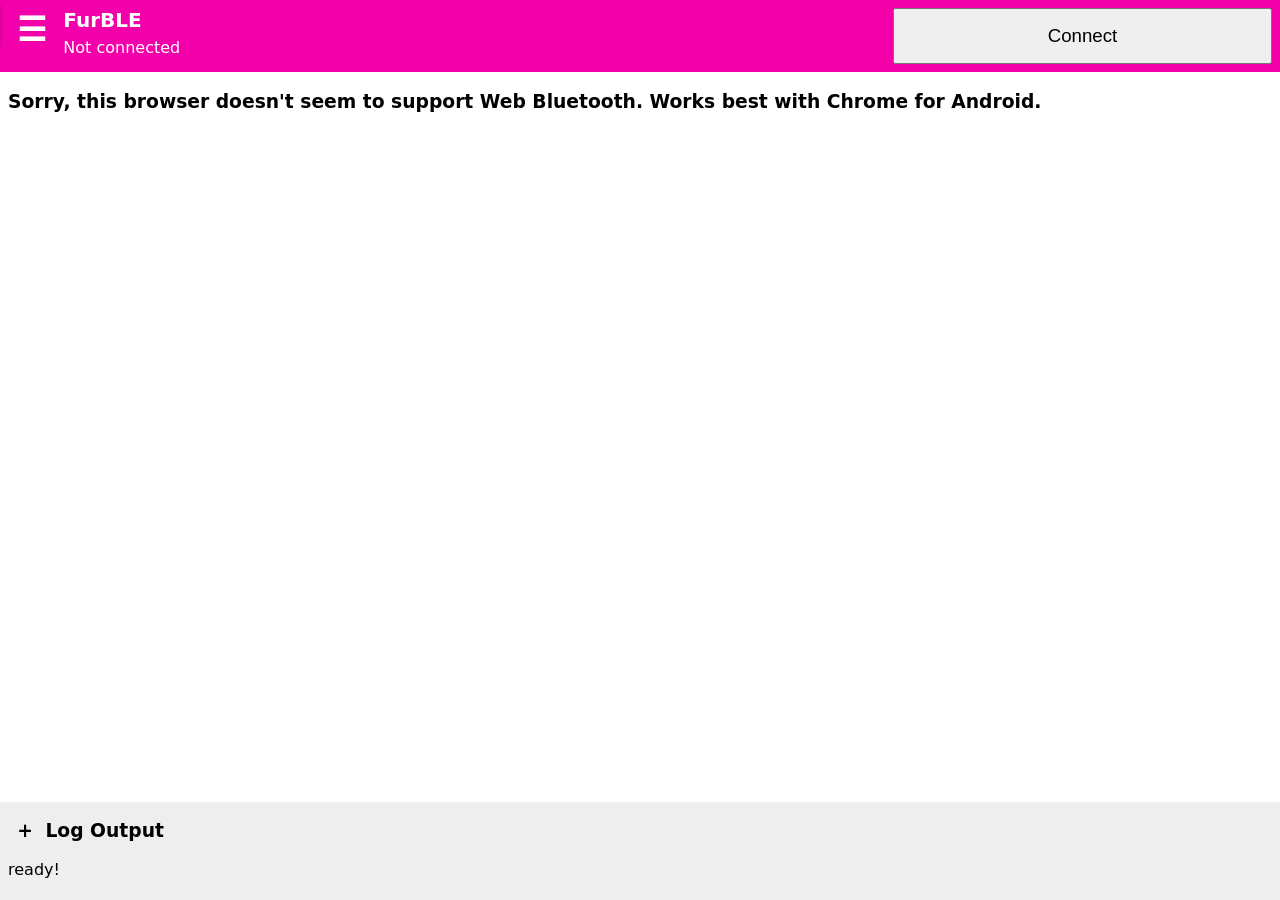
<file: furble.html>
<!DOCTYPE html>
<html>
<head>
    <meta charset='utf-8' />
    <title>Furby Web Bluetooth</title>
    <meta name='viewport' content='width=device-width, initial-scale=1'>
    <link rel='stylesheet' href='furble.css'>
</head>
<body>

<!-- for slide-in status messages -->
<div id='status' class='ok'>Connected!</div>

<!-- menu button and menu -->
<button id='hamburger'>☰</button>
<div id='menu'>
    <h2>FurBLE</h2>
    <ul>
        <li><a href='#actions'>Actions</a></li>
        <li><a href='#misc'>Misc</a></li>
        <li><a href='#dlc'>DLC Upload</a></li>
        <li><a href='#sensors'>Sensors</a></li>
        <li><a href='#debug'>Debug</a></li>
    </ul>
</div>


<div class='header'>
        <button id='connbtn' onclick='doConnectDisconnect()'>Connect</button>
    <div><h1>FurBLE</h1>
    <span id='state'>Not connected</span></div>
    
</div>

<div id='furby-buttons'>

    <section id='misc'>
        <h2>Antenna Colour</h2>
        <div class='row'>
            <button onclick='setAntennaColor(255, 0,0)'>Red</button>
            <button onclick='setAntennaColor(0, 255,0)'>Green</button>
            <button onclick='setAntennaColor(0, 0, 255)'>Blue</button>
            <button onclick='setAntennaColor(255, 255, 255)'>White</button>
        </div>
    </section>

    <section id='actions'>
        <h2>Action Sequences</h2>
        <div class='row' id='dlc-actions'></div>
        <div class='row'>
            <button onclick='triggerAction(39,3,8,1)'>Legendary!</button>
            <button onclick='triggerAction(39,4,6,1)'>Nice</button>
            <button onclick='triggerAction(39,3,1,1)'>Hey, hey</button>
        </div>
        <div class='row'>
            <input type='number' min='0' max='75' name='furby-action' value='39'>
            <input type='number' min='0' max='4' name='furby-action' value='0'>
            <input type='number' min='0' max='30' name='furby-action' value='0'>
            <input type='number' min='0' max='10' name='furby-action' value='0'>
            <button onclick='customAction()'>Send</button>
        </div>
    </section>

    <section id='debug'>
        <h2>Debug</h2>
        <div class='row'>
            <button onclick='cycleDebug()'>Eye Debug</button>
            <button onclick='enableEyes(false)'>Eyes off</button>
            <button onclick='enableEyes(true)'>Eyes on</button>
        </div>
    </section>

    <section id='dlc'>
        <h2>DLC Files</h2>
        <div class='row'>
            <select id='dlcname'></select>
            <button onclick='dlcUploadClicked()'>Upload</button>
            <button onclick='dlcActivateClicked()'>Activate</button>
        </div>
        <progress id='dlcprogress'></progress>
    </section>

    <section id='sensors'>
        <h2>Sensors</h2>
        <!--<div class='row'>
                <button onclick='sendGPCmd([0x20, 0x0d])'>Start continuous</button>
                <button onclick='sendGPCmd([0x20, 0x0e])'>Stop continuous</button>
        </div>
        <h2>State</h2>-->
        <ul id='sensor-state'><li>Waiting for connection...</li></ul>
    </section>

    <section id='no-web-bluetooth'>
        <h3>Sorry, this browser doesn't seem to support Web Bluetooth. Works best with Chrome for Android.</h3>
    </section>
</div>


<div id="console">
    <button onclick='log2clipboard()' class='clip'>Copy to Clipboard</button> <h3 onclick='toggleConsole()'>Log Output</h3>
<div id="out" style="white-space:pre"></div>
</div>

<script>
var dlcsel = document.getElementById('dlcname');
var s = document.createElement('script');
s.src = 'furble.js?' + Math.random();
document.body.appendChild(s);
s.onload = () => {
    log('ready!');
    enableButtons(false);
    updateCurrentSection();
    loadDLCIndex();
}
    
var out = document.getElementById('out');
out.addEventListener('transitionend', e => out.scrollTop=out.scrollHeight);
function toggleConsole() {
    document.getElementById('console').classList.toggle('expanded');
}

document.querySelectorAll('input[type=number]').forEach(el => {
    el.addEventListener('focus', () => {
        el.select();
        document.body.classList.add('keyboard');
    });
    el.addEventListener('blur', el => document.body.classList.remove('keyboard'));
})

function showStatus(msg, cls) {
    let el = document.getElementById('status');
    el.className = '';
    el.classList.add('on');
    el.classList.add(cls);
    el.textContent = msg;
    setTimeout(() => el.classList.remove('on'), 1500);
    log(cls + ': ' + msg);
}

var msg = {
    ok: s => showStatus(s, 'ok'),
    error: s => showStatus(s, 'error'),
};

function updateCurrentSection() {
    let current = location.hash.substr(1);
    if (current == '') current = 'dlc';
    if ('bluetooth' in navigator === false) 
        current = 'no-web-bluetooth';
    showSection(current);
}

window.onhashchange = updateCurrentSection; 
let currentSection = '';
let dlcdata = {};


function showSection(section) {
    if (currentSection) {
        try {
            document.querySelector('section#' + currentSection).classList.remove('current');
            document.querySelector(`a[href="#${currentSection}`).classList.remove('current');
        } catch (e) {}
        
    }
    currentSection = section;
    document.querySelector('section#' + currentSection).classList.add('current');
    document.querySelector(`a[href="#${currentSection}`).classList.add('current');
}

async function loadDLCIndex() {
    let resp = await fetch('dlc/index.js', {cache: 'no-store'});
    let data = await resp.json();

    for (let dlc of data) {
        let opt = document.createElement('option');
        if (dlc.file.length > 12) {
            log('DLC filename must be <= 12 chars, got ' + dlc.file);
        }
            
        dlcdata[dlc.file] = dlc;
        opt.value = dlc.file;
        opt.textContent = dlc.title;
        dlcsel.appendChild(opt);
    }
}

let dlcUploading = false;
async function dlcUploadClicked() {
    if (dlcUploading) {
        console.log('Upload already running, ignoring extra press');
        return;
    }
    dlcUploading = true;
    try {
        let dlcfile = dlcsel.options[dlcsel.selectedIndex].value;
        let params = dlcdata[dlcfile];
        console.log('DLC upload clicked', params);
        await fetchAndUploadDLC('dlc/'+dlcfile);
        setupDLCButtons(params);
        showSection('actions');
    } finally {
        dlcUploading = false;
    }
}

// Activates a DLC that's already on the Furby (no upload needed).
// Uses the slot whose name matches the DLC picked in the list,
// or the only uploaded DLC if there's just one.
async function dlcActivateClicked() {
    if (dlcUploading) {
        msg.error('Wait for the upload to finish first');
        return;
    }
    dlcUploading = true;
    try {
        let dlcfile = dlcsel.options[dlcsel.selectedIndex].value;
        let params = dlcdata[dlcfile];
        let wanted = dlcfile.replace(/\.dlc$/i, '').toUpperCase();
        msg.ok('Activating... (big DLCs can take up to a minute)');
        let slots = await getDLCInfo();
        let slot = -1, used = [];
        for (let i = 0; i < slots.length; i++) {
            if (slots[i] == SLOT_EMPTY) continue;
            used.push(i);
            let info = await getDLCSlotInfo(i);
            if (info.name && info.name.replace(/^_+/, '').toUpperCase().startsWith(wanted.substr(0, 8)))
                slot = i;
        }
        if (slot == -1 && used.length == 1) slot = used[0];
        if (slot == -1)
            throw new Error(dlcfile + ' is not on the Furby, press Upload first');
        for (let i of used)
            if (slots[i] == SLOT_ACTIVE && i != slot) await deactivateDLC(i);
        await loadAndActivateDLC(slot);
        slots = await getDLCInfo();
        if (slots[slot] != SLOT_ACTIVE)
            throw new Error('Furby did not activate it');
        msg.ok('DLC activated!');
        await setAntennaColor(0,255,0);
        setupDLCButtons(params);
        showSection('actions');
    } catch (e) {
        msg.error('DLC activation failed :( ' + e.message);
        log(e.message);
        await setAntennaColor(255,0,0);
    } finally {
        dlcUploading = false;
    }
}

function setupDLCButtons(dlcParams) {
    let container = document.getElementById('dlc-actions');
    container.childNodes.forEach(el => el.parentNode.removeChild(el));
    dlcParams.buttons.forEach(p => {
        let button = document.createElement('button');
        button.textContent = p.title;
        button.onclick = () => {
            log('Triggering ' + p.title + ' for dlc ' + dlcParams.file);
            triggerAction.apply(null, p.action);
        };
        container.appendChild(button);
    });
}

function log2clipboard() {
    let range = document.createRange();
    range.selectNode(out);
    window.getSelection().addRange(range);
    document.execCommand('copy');
    msg.ok('Copied to clipboard');
}

</script>

</body>
</html>
</file>
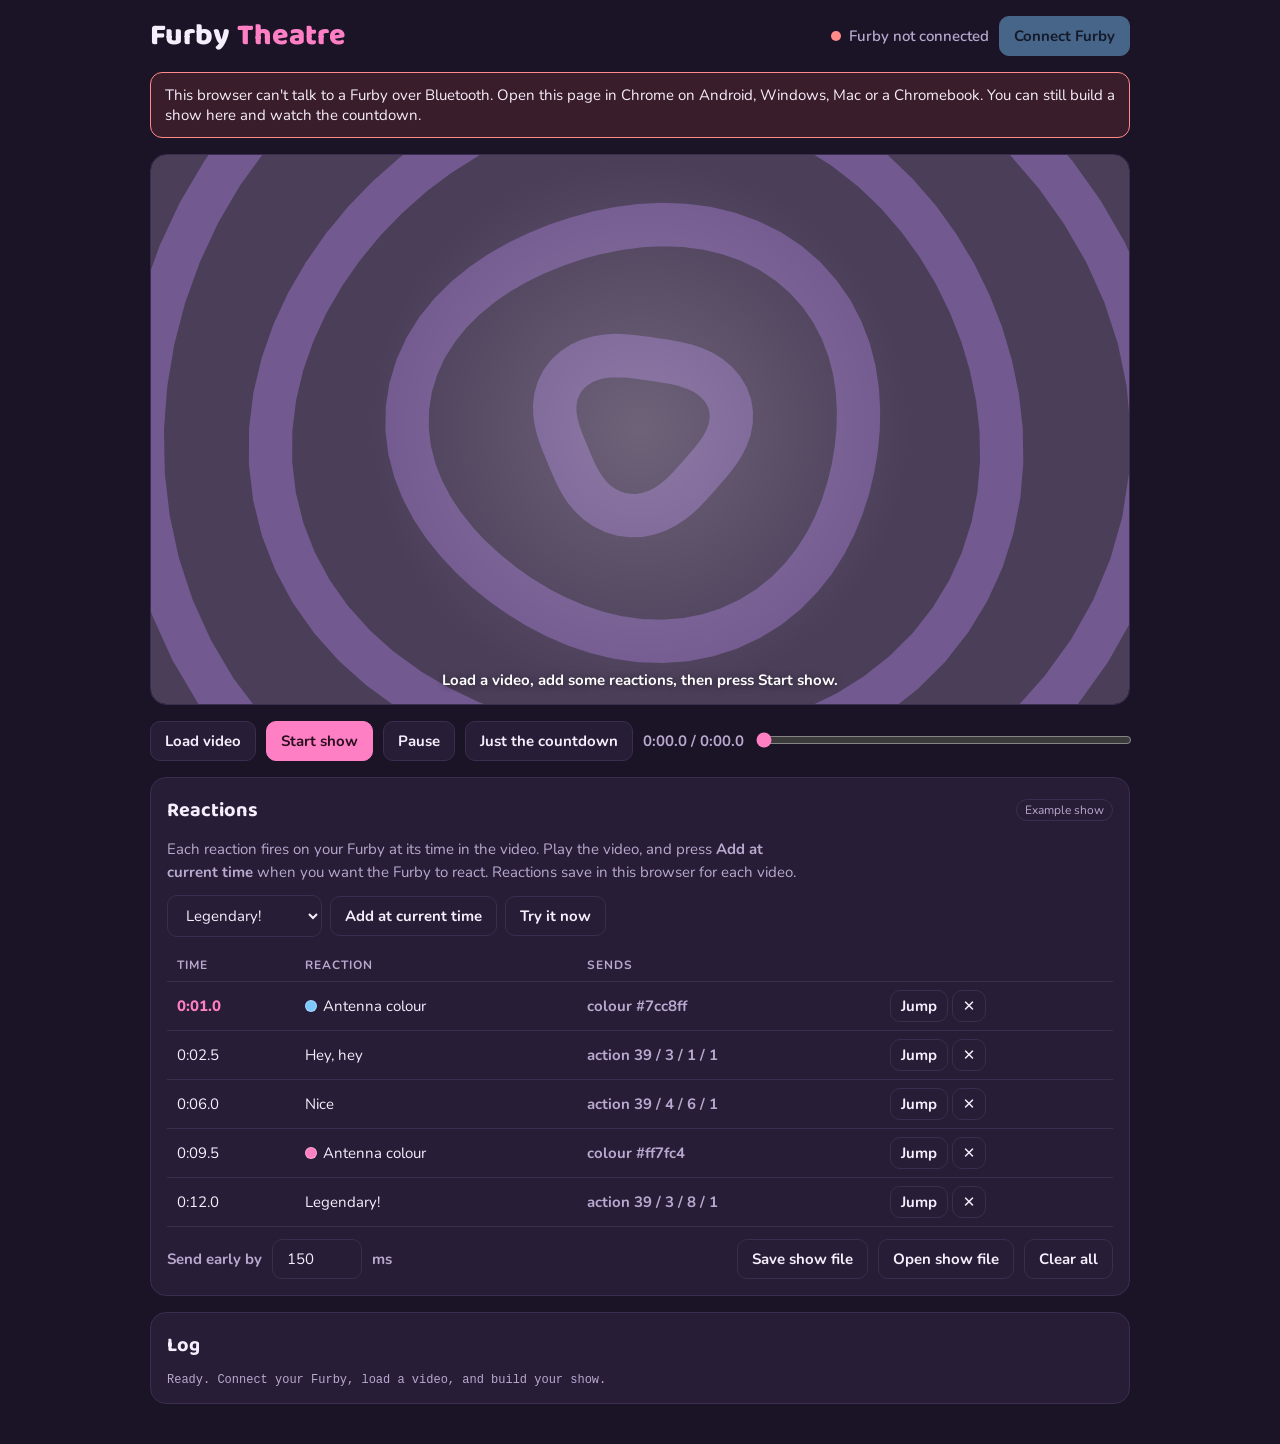
<file: theatre.html>
<!DOCTYPE html>
<html lang="en">
<head>
<meta charset="utf-8">
<meta name="viewport" content="width=device-width, initial-scale=1">
<title>Furby Theatre</title>
<link rel="preconnect" href="https://fonts.googleapis.com">
<link rel="stylesheet" href="https://fonts.googleapis.com/css2?family=Baloo+2:wght@500;700;800&family=Nunito:wght@400;600;700&display=swap">
<style>
/* Layout: one stage (video + countdown canvas) on top, show controls and the cue sheet below. */
:root {
  --bg: #1b1426;
  --panel: #271d36;
  --line: #3b2d50;
  --fg: #f6eefc;
  --muted: #b9a8cf;
  --pink: #ff7fc4;
  --blue: #7cc8ff;
  --lilac: #c69cff;
  --ok: #7ee2a8;
  --bad: #ff8a8a;
  --display: "Baloo 2", "Trebuchet MS", system-ui, sans-serif;
  --body: "Nunito", system-ui, -apple-system, "Segoe UI", sans-serif;
  color-scheme: dark;
}
* { box-sizing: border-box; }
html, body { margin: 0; }
body {
  background: var(--bg); color: var(--fg); font-family: var(--body); font-size: 15px;
  padding-left: max(16px, env(safe-area-inset-left, 0px));
  padding-right: max(16px, env(safe-area-inset-right, 0px));
  padding-block: 16px 40px;
}
.wrap { max-width: 980px; margin: 0 auto; display: grid; gap: 16px; }
header { display: flex; flex-wrap: wrap; align-items: center; gap: 12px; justify-content: space-between; }
h1 { font-family: var(--display); font-weight: 800; font-size: 30px; margin: 0; line-height: 1; letter-spacing: .01em; }
h1 span { color: var(--pink); }
h2 { font-family: var(--display); font-size: 20px; margin: 0; }
.status { display: inline-flex; align-items: center; gap: 8px; color: var(--muted); font-weight: 600; }
.dot { width: 10px; height: 10px; border-radius: 50%; background: var(--bad); }
.status.on .dot { background: var(--ok); box-shadow: 0 0 10px var(--ok); }
button, select, input, label.file {
  font: inherit; color: var(--fg); background: var(--panel); border: 1px solid var(--line);
  border-radius: 10px; padding: 9px 14px; min-height: 40px;
}
button, label.file { cursor: pointer; font-weight: 700; }
button:hover:not(:disabled), label.file:hover { border-color: var(--lilac); }
button:focus-visible, select:focus-visible, input:focus-visible, label.file:focus-within { outline: 2px solid var(--blue); outline-offset: 2px; }
button:disabled { opacity: .45; cursor: not-allowed; }
button.primary { background: var(--pink); color: #2a0f20; border-color: var(--pink); }
button.connect { background: var(--blue); color: #0d2233; border-color: var(--blue); }
label.file input { display: none; }

.stage {
  position: relative; width: 100%; max-width: 100%; aspect-ratio: 16 / 9; border-radius: 16px; overflow: hidden;
  background: #000; border: 1px solid var(--line);
}
.stage video, .stage canvas { position: absolute; inset: 0; width: 100%; height: 100%; }
.stage video { object-fit: contain; background: #000; }
.stage canvas { pointer-events: none; }
.stage .hint {
  position: absolute; left: 0; right: 0; bottom: 14px; text-align: center; font-weight: 700;
  color: #fff; text-shadow: 0 1px 6px rgba(0,0,0,.5); padding: 0 16px;
}
.bar { display: flex; flex-wrap: wrap; gap: 10px; align-items: center; }
.bar .grow { flex: 1 1 200px; min-width: 0; }
.time { font-variant-numeric: tabular-nums; color: var(--muted); font-weight: 700; }
input[type=range] { padding: 0; min-height: 0; width: 100%; accent-color: var(--pink); background: none; border: 0; }

.panel { background: var(--panel); border: 1px solid var(--line); border-radius: 16px; padding: 16px; display: grid; gap: 12px; min-width: 0; }
.panel p { margin: 0; color: var(--muted); line-height: 1.5; max-width: 70ch; }
.adder { display: flex; flex-wrap: wrap; gap: 8px; align-items: center; }
.adder input[type=number] { width: 64px; padding: 9px 6px; text-align: center; }
.adder input[type=color] { width: 48px; padding: 4px; }
.custom[hidden], .colour[hidden] { display: none !important; }
.custom, .colour { display: inline-flex; gap: 6px; flex-wrap: wrap; align-items: center; }

.table-wrap { overflow-x: auto; }
table { width: 100%; border-collapse: collapse; font-variant-numeric: tabular-nums; }
th, td { text-align: left; padding: 8px 10px; border-bottom: 1px solid var(--line); white-space: nowrap; }
th { color: var(--muted); font-size: 12px; text-transform: uppercase; letter-spacing: .08em; }
tr.fired td { color: var(--muted); }
tr.next td:first-child { color: var(--pink); font-weight: 800; }
td button { min-height: 32px; padding: 4px 10px; }
.swatch { display: inline-block; width: 12px; height: 12px; border-radius: 50%; vertical-align: -1px; margin-right: 6px; border: 1px solid rgba(255,255,255,.3); }
.empty { color: var(--muted); padding: 14px 10px; }
.tag { font-size: 12px; color: var(--muted); border: 1px solid var(--line); border-radius: 999px; padding: 2px 8px; }
#log { font-family: ui-monospace, Menlo, monospace; font-size: 12px; color: var(--muted); max-height: 120px; overflow: auto; white-space: pre-wrap; margin: 0; }
.nobt { background: #3a1d2a; border: 1px solid var(--bad); border-radius: 12px; padding: 12px 14px; }
@media (prefers-reduced-motion: reduce) { * { transition: none !important; } }
</style>
</head>
<body>
<div class="wrap">
  <header>
    <h1>Furby <span>Theatre</span></h1>
    <div class="bar">
      <span class="status" id="status"><span class="dot"></span><span id="statusText">Furby not connected</span></span>
      <button class="connect" id="connectBtn">Connect Furby</button>
    </div>
  </header>

  <div class="nobt" id="noBt" hidden>This browser can't talk to a Furby over Bluetooth. Open this page in Chrome on Android, Windows, Mac or a Chromebook. You can still build a show here and watch the countdown.</div>

  <div class="stage" id="stage">
    <video id="video" playsinline preload="auto"></video>
    <canvas id="fx"></canvas>
    <div class="hint" id="hint">Load a video, add some reactions, then press Start show.</div>
  </div>

  <div class="bar">
    <label class="file">Load video<input type="file" id="videoFile" accept="video/*,audio/*"></label>
    <button class="primary" id="startBtn">Start show</button>
    <button id="pauseBtn">Pause</button>
    <button id="countBtn">Just the countdown</button>
    <span class="time" id="time">0:00.0 / 0:00.0</span>
    <div class="grow"><input type="range" id="seek" min="0" max="1000" value="0" aria-label="Video position"></div>
  </div>

  <section class="panel">
    <div class="bar" style="justify-content:space-between">
      <h2>Reactions</h2>
      <span class="tag" id="cueSource">Example show</span>
    </div>
    <p>Each reaction fires on your Furby at its time in the video. Play the video, and press <b>Add at current time</b> when you want the Furby to react. Reactions save in this browser for each video.</p>
    <div class="adder">
      <select id="reaction" aria-label="Reaction"></select>
      <span class="custom" id="customBox" hidden>
        <input type="number" id="c0" min="0" max="255" value="39" aria-label="Input">
        <input type="number" id="c1" min="0" max="255" value="3" aria-label="Index">
        <input type="number" id="c2" min="0" max="255" value="8" aria-label="Subindex">
        <input type="number" id="c3" min="0" max="255" value="1" aria-label="Specific">
      </span>
      <span class="colour" id="colourBox" hidden><input type="color" id="colour" value="#ff7fc4" aria-label="Antenna colour"></span>
      <button id="addBtn">Add at current time</button>
      <button id="testBtn">Try it now</button>
    </div>
    <div class="table-wrap">
      <table>
        <thead><tr><th>Time</th><th>Reaction</th><th>Sends</th><th></th></tr></thead>
        <tbody id="cues"></tbody>
      </table>
    </div>
    <div class="bar">
      <label for="offset" class="time">Send early by</label>
      <input type="number" id="offset" min="0" max="2000" step="50" value="150" style="width:90px"> <span class="time">ms</span>
      <span class="grow"></span>
      <button id="saveBtn">Save show file</button>
      <label class="file">Open show file<input type="file" id="showFile" accept=".json,application/json"></label>
      <button id="clearBtn">Clear all</button>
    </div>
  </section>

  <section class="panel">
    <h2>Log</h2>
    <pre id="log"></pre>
  </section>
</div>

<script>
// ---------------------------------------------------------------- Furby Bluetooth
const FLUFF_SERVICE = 'dab91435-b5a1-e29c-b041-bcd562613bde';
const GP_WRITE = 'dab91383-b5a1-e29c-b041-bcd562613bde';
const GP_LISTEN = 'dab91382-b5a1-e29c-b041-bcd562613bde';

const furby = {
  device: null, write: null, connected: false, queue: Promise.resolve(), lastSend: 0, keepAlive: null,
  async connect() {
    this.device = await navigator.bluetooth.requestDevice({ filters: [{ name: 'Furby' }], optionalServices: [FLUFF_SERVICE] });
    this.device.addEventListener('gattserverdisconnected', () => this.onDisconnect());
    const server = await this.device.gatt.connect();
    const service = await server.getPrimaryService(FLUFF_SERVICE);
    this.write = await service.getCharacteristic(GP_WRITE);
    const listen = await service.getCharacteristic(GP_LISTEN);
    await listen.startNotifications();
    this.connected = true;
    this.keepAlive = setInterval(() => {
      if (performance.now() - this.lastSend > 3000) this.send([0x20, 0x06], true);
    }, 1000);
  },
  disconnect() { if (this.device && this.device.gatt.connected) this.device.gatt.disconnect(); },
  onDisconnect() {
    this.connected = false; clearInterval(this.keepAlive);
    log('Furby disconnected. If this keeps happening, the batteries may be low.');
    updateStatus();
  },
  // Writes go one at a time; Web Bluetooth rejects overlapping writes.
  send(bytes, quiet) {
    if (!this.connected) return Promise.resolve();
    this.lastSend = performance.now();
    this.queue = this.queue.then(() => this.write.writeValue(new Uint8Array(bytes)))
      .catch(e => log('Send failed: ' + e.message));
    if (!quiet) log('→ ' + bytes.map(b => b.toString(16).padStart(2, '0')).join(' '));
    return this.queue;
  },
  action(a, b, c, d) { return this.send([0x13, 0, a, b, c, d]); },
  antenna(r, g, b) { return this.send([0x14, r, g, b]); },
};

// ---------------------------------------------------------------- Reactions
// Action numbers are the Furby's own built-in sequences, as used by FurBLE.
// "DLC slot" reactions are input 75, which plays sounds from a DLC you have uploaded.
const REACTIONS = [
  { id: 'legendary', label: 'Legendary!', act: [39, 3, 8, 1] },
  { id: 'nice', label: 'Nice', act: [39, 4, 6, 1] },
  { id: 'heyhey', label: 'Hey, hey', act: [39, 3, 1, 1] },
  { id: 'dlc0', label: 'DLC slot 1', act: [75, 0, 0, 0] },
  { id: 'dlc1', label: 'DLC slot 2', act: [75, 0, 0, 1] },
  { id: 'dlc2', label: 'DLC slot 3', act: [75, 0, 0, 2] },
  { id: 'dlc3', label: 'DLC slot 4', act: [75, 0, 0, 3] },
  { id: 'colour', label: 'Antenna colour' },
  { id: 'custom', label: 'Custom action…' },
];
const reactionSel = document.getElementById('reaction');
REACTIONS.forEach(r => reactionSel.add(new Option(r.label, r.id)));

function hexToRgb(h) { const n = parseInt(h.slice(1), 16); return [n >> 16 & 255, n >> 8 & 255, n & 255]; }

function cueFromForm() {
  const r = REACTIONS.find(x => x.id === reactionSel.value);
  if (r.id === 'colour') return { kind: 'colour', label: 'Antenna colour', colour: document.getElementById('colour').value };
  if (r.id === 'custom') {
    const act = ['c0', 'c1', 'c2', 'c3'].map(id => Math.max(0, Math.min(255, +document.getElementById(id).value || 0)));
    return { kind: 'action', label: 'Custom', act };
  }
  return { kind: 'action', label: r.label, act: r.act.slice() };
}
function fireCue(c) {
  if (c.kind === 'colour') furby.antenna(...hexToRgb(c.colour));
  else furby.action(...c.act);
}
reactionSel.addEventListener('change', () => {
  document.getElementById('customBox').hidden = reactionSel.value !== 'custom';
  document.getElementById('colourBox').hidden = reactionSel.value !== 'colour';
});

// ---------------------------------------------------------------- Show state
const video = document.getElementById('video');
let videoName = null;
let cues = [];
const EXAMPLE = [
  { t: 1.0, kind: 'colour', label: 'Antenna colour', colour: '#7cc8ff' },
  { t: 2.5, kind: 'action', label: 'Hey, hey', act: [39, 3, 1, 1] },
  { t: 6.0, kind: 'action', label: 'Nice', act: [39, 4, 6, 1] },
  { t: 9.5, kind: 'colour', label: 'Antenna colour', colour: '#ff7fc4' },
  { t: 12.0, kind: 'action', label: 'Legendary!', act: [39, 3, 8, 1] },
];
let fired = new Set();

function storeKey() { return 'furby-theatre:' + (videoName || 'example'); }
function saveLocal() { try { localStorage.setItem(storeKey(), JSON.stringify(cues)); } catch (e) {} }
function loadLocal() {
  try { const s = localStorage.getItem(storeKey()); if (s) return JSON.parse(s); } catch (e) {}
  return null;
}

function fmt(t) {
  if (!isFinite(t)) t = 0;
  const m = Math.floor(t / 60), s = t - m * 60;
  return m + ':' + s.toFixed(1).padStart(4, '0');
}
function sendsText(c) { return c.kind === 'colour' ? 'colour ' + c.colour : 'action ' + c.act.join(' / '); }

const tbody = document.getElementById('cues');
function renderCues() {
  cues.sort((a, b) => a.t - b.t);
  tbody.innerHTML = '';
  if (!cues.length) {
    tbody.innerHTML = '<tr><td colspan="4" class="empty">No reactions yet. Play the video and press Add at current time.</td></tr>';
    return;
  }
  const now = video.currentTime || 0;
  let nextMarked = false;
  cues.forEach((c, i) => {
    const tr = document.createElement('tr');
    if (fired.has(c)) tr.className = 'fired';
    else if (!nextMarked && c.t >= now) { tr.className = 'next'; nextMarked = true; }
    const sw = c.kind === 'colour' ? `<span class="swatch" style="background:${c.colour}"></span>` : '';
    tr.innerHTML = `<td>${fmt(c.t)}</td><td>${sw}${c.label}</td><td class="time">${sendsText(c)}</td>
      <td><button data-i="${i}" data-do="go">Jump</button> <button data-i="${i}" data-do="del" aria-label="Delete">✕</button></td>`;
    tbody.appendChild(tr);
  });
}
tbody.addEventListener('click', e => {
  const b = e.target.closest('button'); if (!b) return;
  const c = cues[+b.dataset.i];
  if (b.dataset.do === 'del') { cues.splice(+b.dataset.i, 1); markEdited(); }
  else if (video.src) { video.currentTime = Math.max(0, c.t - 1); resetFired(); }
});
function markEdited() { saveLocal(); document.getElementById('cueSource').textContent = videoName ? 'Saved for ' + videoName : 'Saved in this browser'; renderCues(); }
function resetFired() { const t = video.currentTime; fired = new Set(cues.filter(c => c.t < t)); renderCues(); }

document.getElementById('addBtn').onclick = () => {
  const c = cueFromForm(); c.t = Math.round((video.currentTime || 0) * 10) / 10;
  cues.push(c); if (c.t <= video.currentTime) fired.add(c);
  markEdited(); fireCue(c);
};
document.getElementById('testBtn').onclick = () => fireCue(cueFromForm());
document.getElementById('clearBtn').onclick = () => { cues = []; fired.clear(); markEdited(); };

// Show files: download / open as JSON.
document.getElementById('saveBtn').onclick = () => {
  const blob = new Blob([JSON.stringify({ video: videoName, cues }, null, 2)], { type: 'application/json' });
  const a = document.createElement('a');
  a.href = URL.createObjectURL(blob);
  a.download = (videoName ? videoName.replace(/\.[^.]+$/, '') : 'furby-show') + '.show.json';
  a.click(); setTimeout(() => URL.revokeObjectURL(a.href), 1000);
};
document.getElementById('showFile').onchange = async e => {
  const f = e.target.files[0]; if (!f) return;
  try {
    const data = JSON.parse(await f.text());
    cues = (data.cues || data).filter(c => typeof c.t === 'number');
    resetFired(); markEdited(); log('Opened show ' + f.name + ' with ' + cues.length + ' reactions.');
  } catch (err) { log('That file is not a Furby Theatre show: ' + err.message); }
  e.target.value = '';
};

// ---------------------------------------------------------------- Video
const hint = document.getElementById('hint');
const seek = document.getElementById('seek');
document.getElementById('videoFile').onchange = e => {
  const f = e.target.files[0]; if (!f) return;
  if (video.src) URL.revokeObjectURL(video.src);
  video.src = URL.createObjectURL(f);
  videoName = f.name;
  cues = loadLocal() || [];
  document.getElementById('cueSource').textContent = cues.length ? 'Saved for ' + videoName : 'New show for ' + videoName;
  fired.clear(); renderCues();
  hint.textContent = 'Press Start show for the countdown.';
  log('Loaded ' + f.name);
};
video.addEventListener('seeked', resetFired);
video.addEventListener('ended', () => { hint.hidden = false; hint.textContent = 'The end! Press Start show to watch again.'; furby.antenna(255, 255, 255); });
seek.addEventListener('input', () => { if (video.duration) video.currentTime = seek.value / 1000 * video.duration; });
document.getElementById('pauseBtn').onclick = () => { if (video.paused) video.play(); else video.pause(); };
video.addEventListener('play', () => document.getElementById('pauseBtn').textContent = 'Pause');
video.addEventListener('pause', () => document.getElementById('pauseBtn').textContent = 'Resume');

// Fire reactions slightly early to cover Bluetooth delay.
let lastRow = -1;
function tick() {
  const t = video.currentTime || 0;
  document.getElementById('time').textContent = fmt(t) + ' / ' + fmt(video.duration || 0);
  if (video.duration && document.activeElement !== seek) seek.value = t / video.duration * 1000;
  if (!video.paused && !countdown.running) {
    const early = (+document.getElementById('offset').value || 0) / 1000;
    let changed = false;
    for (const c of cues) {
      if (!fired.has(c) && c.t - early <= t) { fired.add(c); fireCue(c); changed = true; }
    }
    if (changed) renderCues();
  }
  drawFx(performance.now());
  requestAnimationFrame(tick);
}

// ---------------------------------------------------------------- Countdown
// Our own countdown: pastel rings rippling out from the middle, a big number for each beat.
const fx = document.getElementById('fx');
const ctx = fx.getContext('2d');
const COUNT_COLOURS = [
  { a: '#d6b3ff', b: '#b98cf2', rgb: [200, 140, 255] },   // 3: lilac
  { a: '#b6e2ff', b: '#86c4f0', rgb: [100, 190, 255] },   // 2: sky blue
  { a: '#ffc4e3', b: '#f597c9', rgb: [255, 110, 190] },   // 1: pink
];
const countdown = { running: false, start: 0, beat: 1000, onDone: null };
const reduceMotion = matchMedia('(prefers-reduced-motion: reduce)').matches;

function sizeCanvas() {
  const r = fx.getBoundingClientRect(), d = Math.min(devicePixelRatio || 1, 2);
  fx.width = Math.round(r.width * d); fx.height = Math.round(r.height * d);
}
new ResizeObserver(sizeCanvas).observe(fx);

function drawRings(now, pal, alpha) {
  const w = fx.width, h = fx.height, cx = w / 2, cy = h / 2;
  const maxR = Math.hypot(cx, cy) + 40;
  const band = Math.max(w, h) / 14;
  const phase = reduceMotion ? 0 : (now / 18) % (band * 2);
  ctx.globalAlpha = alpha;
  ctx.fillStyle = pal.a; ctx.fillRect(0, 0, w, h);
  ctx.lineWidth = band * 0.62;
  ctx.strokeStyle = pal.b;
  const wob = reduceMotion ? 0 : now / 900;
  for (let r = phase; r < maxR; r += band * 2) {
    ctx.beginPath();
    // A gentle wobble so the rings feel like they swirl.
    for (let k = 0; k <= 64; k++) {
      const ang = k / 64 * Math.PI * 2;
      const rr = r + Math.sin(ang * 3 + wob + r / 90) * band * 0.12;
      const x = cx + Math.cos(ang) * rr, y = cy + Math.sin(ang) * rr * 0.92;
      k ? ctx.lineTo(x, y) : ctx.moveTo(x, y);
    }
    ctx.closePath(); ctx.stroke();
  }
  // soft glow in the middle
  const g = ctx.createRadialGradient(cx, cy, 0, cx, cy, maxR * 0.45);
  g.addColorStop(0, 'rgba(255,255,255,0.55)'); g.addColorStop(1, 'rgba(255,255,255,0)');
  ctx.fillStyle = g; ctx.fillRect(0, 0, w, h);
  ctx.globalAlpha = 1;
}

function drawNumber(n, p, pal) {
  const w = fx.width, h = fx.height;
  const pop = reduceMotion ? 1 : (p < 0.18 ? 0.6 + (p / 0.18) * 0.5 : 1.1 - Math.min(1, (p - 0.18) / 0.3) * 0.1);
  const size = h * 0.42 * pop;
  ctx.save();
  ctx.translate(w / 2, h / 2 + size * 0.04);
  ctx.font = `800 ${size}px "Baloo 2", "Trebuchet MS", sans-serif`;
  ctx.textAlign = 'center'; ctx.textBaseline = 'middle';
  ctx.lineJoin = 'round';
  ctx.lineWidth = size * 0.09;
  ctx.strokeStyle = `rgba(${pal.rgb.join(',')},0.9)`;
  ctx.strokeText(String(n), 0, 0);
  ctx.fillStyle = '#ffffff';
  ctx.shadowColor = 'rgba(0,0,0,0.18)'; ctx.shadowBlur = size * 0.06; ctx.shadowOffsetY = size * 0.03;
  ctx.fillText(String(n), 0, 0);
  ctx.restore();
}

function drawFx(now) {
  const w = fx.width, h = fx.height;
  ctx.clearRect(0, 0, w, h);
  if (countdown.running) {
    const el = now - countdown.start;
    const i = Math.floor(el / countdown.beat);
    if (i >= 3) {
      // fade out over the start of the video
      const f = 1 - Math.min(1, (el - 3 * countdown.beat) / 500);
      if (f <= 0) { countdown.running = false; }
      else drawRings(now, COUNT_COLOURS[2], f);
      return;
    }
    drawRings(now, COUNT_COLOURS[i], 1);
    drawNumber(3 - i, (el % countdown.beat) / countdown.beat, COUNT_COLOURS[i]);
    if (countdown.lastBeat !== i) { countdown.lastBeat = i; onBeat(i); }
    if (i === 2 && el > 3 * countdown.beat - 1) {}
  } else if (!video.src) {
    // idle stage before a video is loaded
    drawRings(now, COUNT_COLOURS[0], 0.35);
  }
}

let audio = null;
function chime(freq, len) {
  try {
    audio = audio || new (window.AudioContext || window.webkitAudioContext)();
    const t = audio.currentTime, o = audio.createOscillator(), o2 = audio.createOscillator(), g = audio.createGain();
    o.type = 'sine'; o2.type = 'triangle';
    o.frequency.value = freq; o2.frequency.value = freq * 2;
    g.gain.setValueAtTime(0.0001, t);
    g.gain.exponentialRampToValueAtTime(0.25, t + 0.02);
    g.gain.exponentialRampToValueAtTime(0.0001, t + len);
    o.connect(g); o2.connect(g); g.connect(audio.destination);
    o.start(t); o2.start(t); o.stop(t + len); o2.stop(t + len);
  } catch (e) {}
}

function onBeat(i) {
  const notes = [523.25, 587.33, 659.25];   // C, D, E going up
  chime(notes[i], 0.5);
  furby.antenna(...COUNT_COLOURS[i].rgb);
}

function runCountdown(then) {
  hint.hidden = true;
  countdown.running = true; countdown.start = performance.now(); countdown.lastBeat = -1;
  // after "1", play a higher chime and start the video
  setTimeout(() => { chime(783.99, 0.9); if (then) then(); }, 3 * countdown.beat);
}

document.getElementById('startBtn').onclick = () => {
  if (!video.src) { hint.hidden = false; hint.textContent = 'Load a video first, or press Just the countdown.'; return; }
  video.pause(); video.currentTime = 0; fired.clear(); renderCues();
  runCountdown(() => {
    furby.antenna(255, 255, 255);
    video.play().catch(e => log('Could not play: ' + e.message));
  });
};
document.getElementById('countBtn').onclick = () => runCountdown(() => {
  if (!video.src) { hint.hidden = false; hint.textContent = 'Load a video, add some reactions, then press Start show.'; }
});

// ---------------------------------------------------------------- Connect UI
function log(s) { const el = document.getElementById('log'); el.textContent += s + '\n'; el.scrollTop = el.scrollHeight; }
function updateStatus() {
  document.getElementById('status').classList.toggle('on', furby.connected);
  document.getElementById('statusText').textContent = furby.connected ? 'Furby connected' : 'Furby not connected';
  document.getElementById('connectBtn').textContent = furby.connected ? 'Disconnect' : 'Connect Furby';
}
document.getElementById('connectBtn').onclick = async () => {
  if (furby.connected) { furby.disconnect(); return; }
  try {
    log('Looking for a Furby…');
    await furby.connect();
    log('Connected!');
    updateStatus();
    furby.antenna(255, 127, 196);
  } catch (e) { log('Could not connect: ' + e.message); }
};
if (!('bluetooth' in navigator)) {
  document.getElementById('noBt').hidden = false;
  document.getElementById('connectBtn').disabled = true;
}

// Start with the example show so the page shows what it does.
cues = loadLocal() || EXAMPLE.map(c => ({ ...c }));
if (loadLocal()) document.getElementById('cueSource').textContent = 'Saved in this browser';
renderCues();
log('Ready. Connect your Furby, load a video, and build your show.');
requestAnimationFrame(tick);
</script>
</body>
</html>
</file>
<file: furble.css>
@charset "utf-8";

:root {
    --bg-primary: rgb(243, 0, 170);
}

body { font-family: sans }
#sensors li { font-size: 20pt }
button, input, select { font-size: 14pt }
input[type=number] { font-size: 20pt }
.row { display: flex; margin: .6em 0; align-items: center }
.row button, .row input, .row select { flex-grow: 1; margin: .2em; height: 3em}
body *  { user-select: none }

#console { 
    position: fixed; 
    bottom: 0; left: 0; 
    background: #eee; 
    left:0;
    right: 0;
    padding: 0.5em;
    padding-top: 0;
    user-select: all;
}

#console > h3::before { content: '+'; display: inline-block; margin: 0 .5em; padding: 0; width: 1em }
#console.expanded > h3::before { content: '—' }

#out {
    overflow-y: scroll; 
    height:2em;
    transition-property: height;
    transition-duration: 0.3s;
    user-select: all;
}

#console.expanded #out {
    height: 25em; 
}

button#hamburger { 
    background-color: transparent;
    border: none;
    font-size: 25pt;
    padding: .3em .8em;
    color: white;
    font-weight: bold;
    float: left; 
    margin-left: -18px; 
    -margin-top: -10px;
    margin-right: -10px }
body.keyboard #console { display: none }

#console h2 { margin: 0; padding: 0 }
#console .clip { float: right; display: none }
#console.expanded .clip { display: inline-block }

h1 { font-size: 15pt; margin: 0 0 0.3em 0}
progress { width: 100%; display:none }

.header  { color: white; 
    background-color: var(--bg-primary); 
    margin:-.5em -.5em 1em -.5em; 
    height: 3.5em;
    padding: .5em;
}
.header button { float: right; width: 30%; float: top; height: 3em }
#status { 
    position: absolute; 
    font-size: 20pt;
    top:0;
    left:0; 
    right: 0;
    padding: .2em;
    color: white;
    text-align: center;
    box-shadow: 0px 5px 5px rgba(0,0,0,0.2);
    transform: translateX(-100%);
    transition-property: transform;
    transition-duration: 0.3s;
}
#status.on { transform: translateX(0);}
#status.error { background-color: rgb(226, 52, 52) }
#status.ok { background-color: rgb(53, 185, 0) }

#menu { 
    position: fixed; 
    left: 0; 
    top: 0; 
    bottom: 0; 
    color: white;
    background-color: var(--bg-primary); 
    
    transform: translateX(-100%);
    transition-property: transform;
    transition-duration: 0.3s;
}

#menu h2 { padding: 0em 2em }
#menu a { 
    color: white; 
    font-weight: bold;
    text-decoration: none; 
    display: block; 
    padding: 1em 2em;
}

#menu a.current { 
    background-color: white;
    color: darkblue;
}

#hamburger:focus + #menu { 
    transform: translateX(0);
    box-shadow: 5px 0px 5px rgba(0,0,0,0.3);
}
#menu ul { padding: 0 }
#menu li { list-style: none; padding: 0; margin: 0}

section { display: none}

section.current { display: block }

#actions input[type=number] { width: 2em; text-align: center; border: 2px solid var(--bg-primary); height: 2em}
</file>
